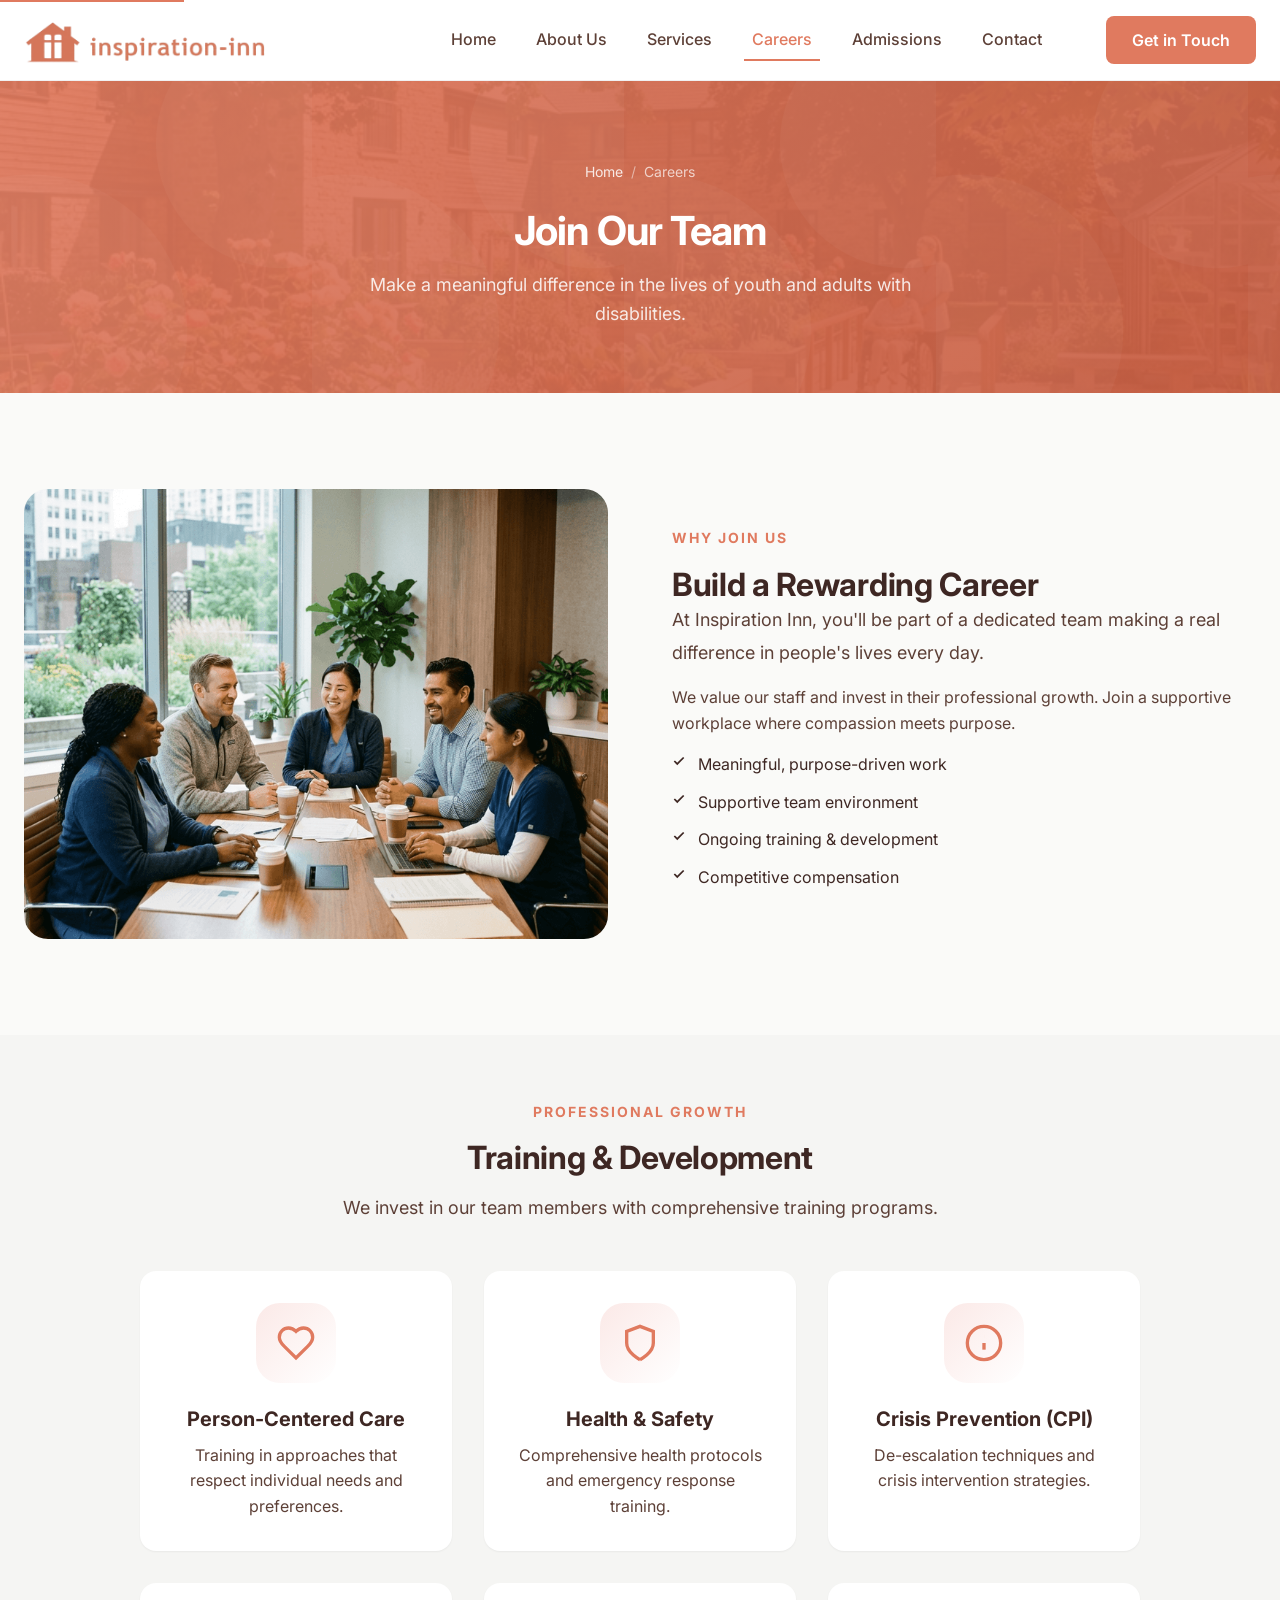
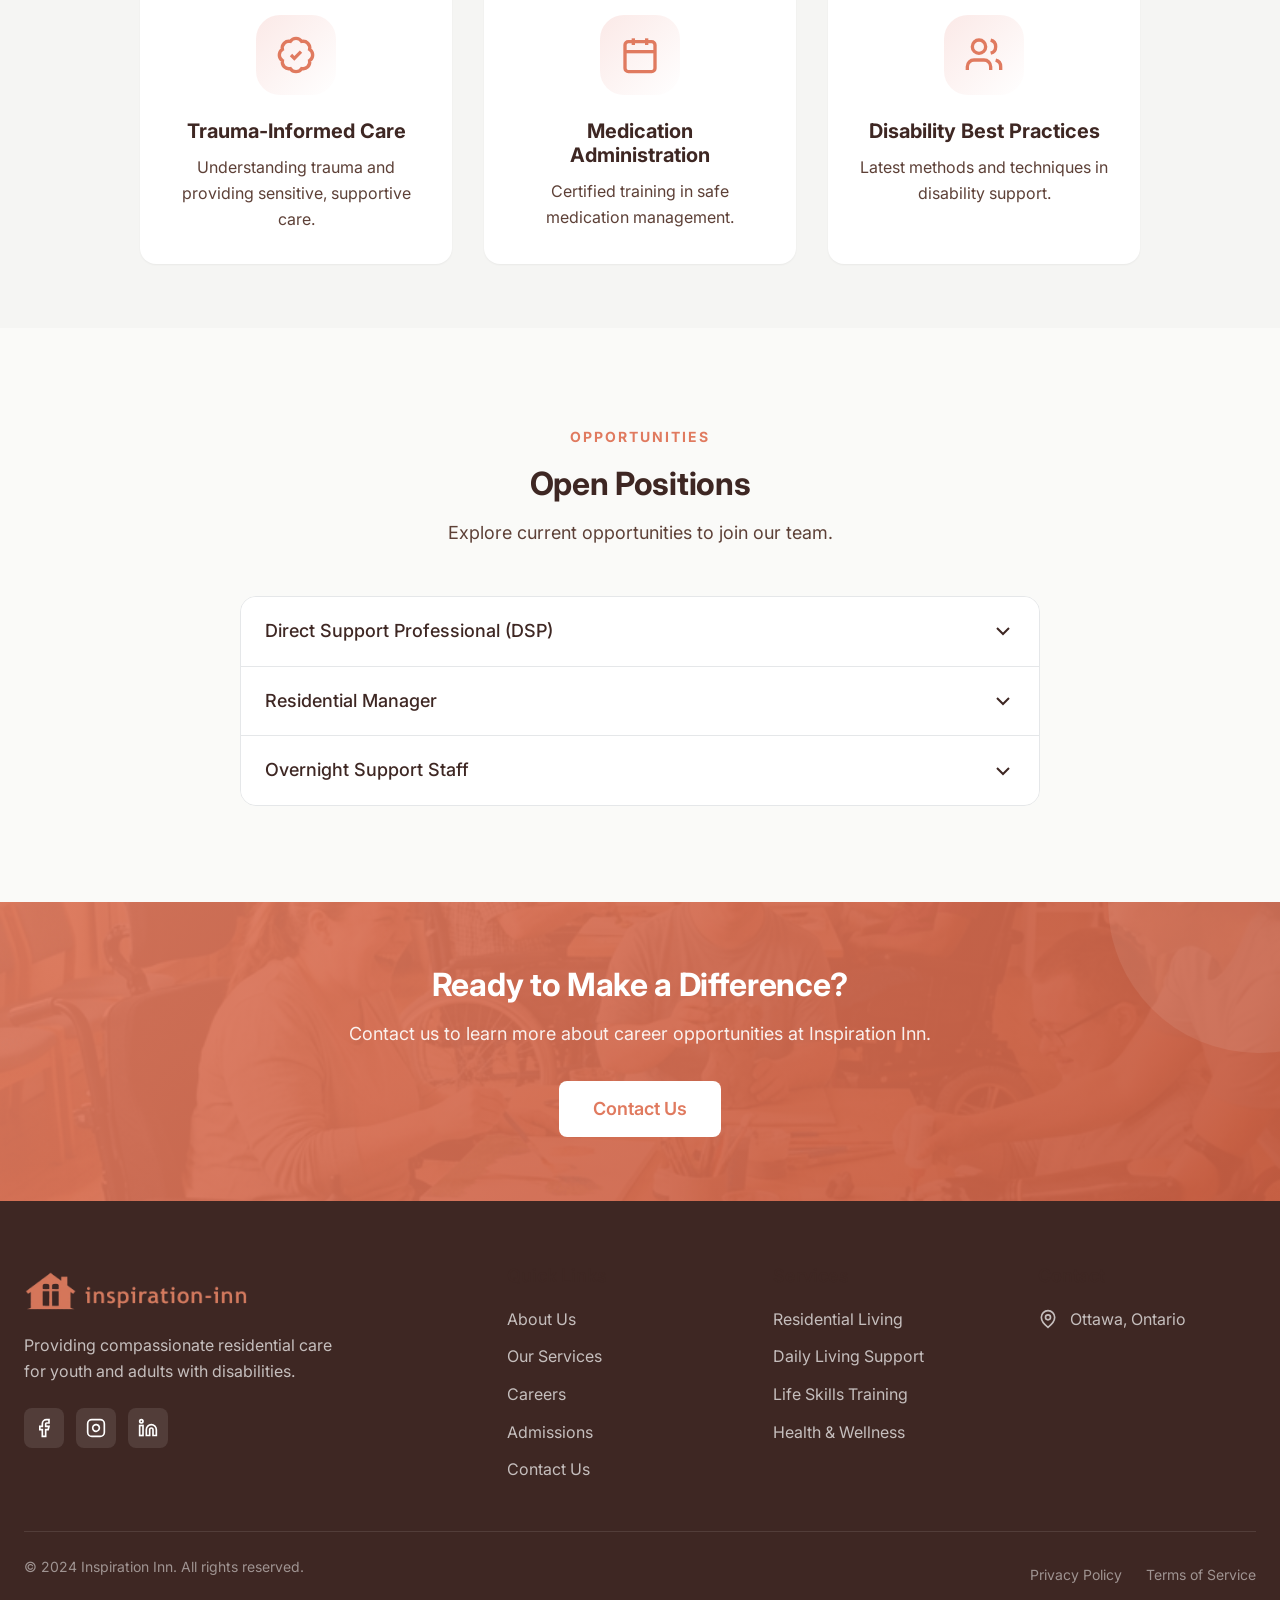
<file: careers.html>
<!DOCTYPE html>
<html lang="en">

<head>
    <meta charset="UTF-8">
    <meta name="viewport" content="width=device-width, initial-scale=1.0">
    <meta name="description"
        content="Join the Inspiration Inn team. We're looking for compassionate professionals dedicated to supporting youth and adults with disabilities.">
    <title>Careers | Inspiration Inn</title>
    <link rel="icon" type="image/png" href="images/favicon.png">
    <link rel="preconnect" href="https://fonts.googleapis.com">
    <link rel="preconnect" href="https://fonts.gstatic.com" crossorigin>
    <link href="https://fonts.googleapis.com/css2?family=Inter:wght@400;500;600;700&display=swap" rel="stylesheet">
    <link rel="stylesheet" href="css/styles.css">
</head>

<body>
    <!-- Preloader -->
    <div class="preloader">
        <div class="spinner"></div>
    </div>
    <a href="#main-content" class="skip-link">Skip to main content</a>

    <header class="header">
        <div class="container">
            <div class="header-inner">
                <a href="index.html" class="logo"><img src="images/logo.png" alt="Inspiration Inn Logo"
                        class="logo-image"></a>
                <nav class="nav" aria-label="Main navigation">
                    <ul class="nav-list">
                        <li><a href="index.html" class="nav-link">Home</a></li>
                        <li><a href="about.html" class="nav-link">About Us</a></li>
                        <li><a href="services.html" class="nav-link">Services</a></li>
                        <li><a href="careers.html" class="nav-link active">Careers</a></li>
                        <li><a href="admissions.html" class="nav-link">Admissions</a></li>
                        <li><a href="contact.html" class="nav-link">Contact</a></li>
                    </ul>
                    <a href="contact.html" class="btn btn-primary nav-cta">Get in Touch</a>
                </nav>
                <button class="nav-toggle"
                    aria-label="Toggle navigation"><span></span><span></span><span></span></button>
            </div>
        </div>
    </header>

    <main id="main-content">
        <section class="page-hero">
            <div class="container">
                <div class="page-hero-content">
                    <nav class="breadcrumb" aria-label="Breadcrumb">
                        <a href="index.html">Home</a><span class="breadcrumb-separator">/</span><span>Careers</span>
                    </nav>
                    <h1 class="page-hero-title">Join Our Team</h1>
                    <p class="page-hero-text">Make a meaningful difference in the lives of youth and adults with
                        disabilities.</p>
                </div>
            </div>
        </section>

        <!-- Why Work With Us -->
        <section class="section section-lg">
            <div class="container">
                <div class="about-grid">
                    <div class="about-image fade-in">
                        <img src="images/team-meeting.png" alt="Our team collaboration"
                            style="width:100%;height:450px;border-radius:var(--radius-xl);object-fit:cover;"
                            loading="lazy" decoding="async">
                    </div>
                    <div class="about-content fade-in fade-in-delay-2">
                        <span class="section-tag">
                            Why Join Us
                        </span>
                        <h2>Build a Rewarding Career</h2>
                        <p class="text-lead about-text">At Inspiration Inn, you'll be part of a dedicated team making a
                            real difference in people's lives every day.</p>
                        <p>We value our staff and invest in their professional growth. Join a supportive workplace where
                            compassion meets purpose.</p>

                        <div class="about-features mt-6">
                            <div class="about-feature"><span class="about-feature-icon"><svg
                                        xmlns="http://www.w3.org/2000/svg" width="14" height="14" viewBox="0 0 24 24"
                                        fill="none" stroke="currentColor" stroke-width="3">
                                        <polyline points="20 6 9 17 4 12" />
                                    </svg></span><span>Meaningful, purpose-driven work</span></div>
                            <div class="about-feature"><span class="about-feature-icon"><svg
                                        xmlns="http://www.w3.org/2000/svg" width="14" height="14" viewBox="0 0 24 24"
                                        fill="none" stroke="currentColor" stroke-width="3">
                                        <polyline points="20 6 9 17 4 12" />
                                    </svg></span><span>Supportive team environment</span></div>
                            <div class="about-feature"><span class="about-feature-icon"><svg
                                        xmlns="http://www.w3.org/2000/svg" width="14" height="14" viewBox="0 0 24 24"
                                        fill="none" stroke="currentColor" stroke-width="3">
                                        <polyline points="20 6 9 17 4 12" />
                                    </svg></span><span>Ongoing training & development</span></div>
                            <div class="about-feature"><span class="about-feature-icon"><svg
                                        xmlns="http://www.w3.org/2000/svg" width="14" height="14" viewBox="0 0 24 24"
                                        fill="none" stroke="currentColor" stroke-width="3">
                                        <polyline points="20 6 9 17 4 12" />
                                    </svg></span><span>Competitive compensation</span></div>
                        </div>
                    </div>
                </div>
            </div>
        </section>

        <!-- Training & Development -->
        <section class="section" style="background: var(--color-surface-alt);">
            <div class="container">
                <div class="section-header fade-in">
                    <span class="section-tag">
                        Professional Growth
                    </span>
                    <h2 class="section-title">Training & Development</h2>
                    <p class="section-text">We invest in our team members with comprehensive training programs.</p>
                </div>

                <div class="features-grid fade-in" style="max-width: 1000px; margin: 0 auto;">
                    <div class="feature-card card">
                        <div class="feature-icon">
                            <svg xmlns="http://www.w3.org/2000/svg" width="40" height="40" viewBox="0 0 24 24"
                                fill="none" stroke="currentColor" stroke-width="2">
                                <path
                                    d="M19 14c1.49-1.46 3-3.21 3-5.5A5.5 5.5 0 0 0 16.5 3c-1.76 0-3 .5-4.5 2-1.5-1.5-2.74-2-4.5-2A5.5 5.5 0 0 0 2 8.5c0 2.3 1.5 4.05 3 5.5l7 7Z" />
                            </svg>
                        </div>
                        <h3 class="feature-title">Person-Centered Care</h3>
                        <p class="feature-text">Training in approaches that respect individual needs and preferences.
                        </p>
                    </div>
                    <div class="feature-card card">
                        <div class="feature-icon">
                            <svg xmlns="http://www.w3.org/2000/svg" width="40" height="40" viewBox="0 0 24 24"
                                fill="none" stroke="currentColor" stroke-width="2">
                                <path d="M12 22s8-4 8-10V5l-8-3-8 3v7c0 6 8 10 8 10" />
                            </svg>
                        </div>
                        <h3 class="feature-title">Health & Safety</h3>
                        <p class="feature-text">Comprehensive health protocols and emergency response training.</p>
                    </div>
                    <div class="feature-card card">
                        <div class="feature-icon">
                            <svg xmlns="http://www.w3.org/2000/svg" width="40" height="40" viewBox="0 0 24 24"
                                fill="none" stroke="currentColor" stroke-width="2">
                                <circle cx="12" cy="12" r="10" />
                                <path d="M12 16v-4" />
                                <path d="M12 8h.01" />
                            </svg>
                        </div>
                        <h3 class="feature-title">Crisis Prevention (CPI)</h3>
                        <p class="feature-text">De-escalation techniques and crisis intervention strategies.</p>
                    </div>
                    <div class="feature-card card">
                        <div class="feature-icon">
                            <svg xmlns="http://www.w3.org/2000/svg" width="40" height="40" viewBox="0 0 24 24"
                                fill="none" stroke="currentColor" stroke-width="2">
                                <path
                                    d="M3.85 8.62a4 4 0 0 1 4.78-4.77 4 4 0 0 1 6.74 0 4 4 0 0 1 4.78 4.78 4 4 0 0 1 0 6.74 4 4 0 0 1-4.77 4.78 4 4 0 0 1-6.75 0 4 4 0 0 1-4.78-4.77 4 4 0 0 1 0-6.76Z" />
                                <path d="m9 12 2 2 4-4" />
                            </svg>
                        </div>
                        <h3 class="feature-title">Trauma-Informed Care</h3>
                        <p class="feature-text">Understanding trauma and providing sensitive, supportive care.</p>
                    </div>
                    <div class="feature-card card">
                        <div class="feature-icon">
                            <svg xmlns="http://www.w3.org/2000/svg" width="40" height="40" viewBox="0 0 24 24"
                                fill="none" stroke="currentColor" stroke-width="2">
                                <path d="M8 2v4" />
                                <path d="M16 2v4" />
                                <rect width="18" height="18" x="3" y="4" rx="2" />
                                <path d="M3 10h18" />
                            </svg>
                        </div>
                        <h3 class="feature-title">Medication Administration</h3>
                        <p class="feature-text">Certified training in safe medication management.</p>
                    </div>
                    <div class="feature-card card">
                        <div class="feature-icon">
                            <svg xmlns="http://www.w3.org/2000/svg" width="40" height="40" viewBox="0 0 24 24"
                                fill="none" stroke="currentColor" stroke-width="2">
                                <path d="M16 21v-2a4 4 0 0 0-4-4H6a4 4 0 0 0-4 4v2" />
                                <circle cx="9" cy="7" r="4" />
                                <path d="M22 21v-2a4 4 0 0 0-3-3.87" />
                                <path d="M16 3.13a4 4 0 0 1 0 7.75" />
                            </svg>
                        </div>
                        <h3 class="feature-title">Disability Best Practices</h3>
                        <p class="feature-text">Latest methods and techniques in disability support.</p>
                    </div>
                </div>
            </div>
        </section>

        <!-- Open Positions -->
        <section class="section section-lg">
            <div class="container">
                <div class="section-header fade-in">
                    <span class="section-tag">
                        Opportunities
                    </span>
                    <h2 class="section-title">Open Positions</h2>
                    <p class="section-text">Explore current opportunities to join our team.</p>
                </div>

                <div class="fade-in" style="max-width: 800px; margin: 0 auto;">
                    <div class="accordion" id="jobs-container">
                        <!-- Jobs will be populated dynamically by JavaScript -->
                    </div>
                </div>
            </div>
        </section>

        <!-- Application CTA -->
        <section class="cta-section">
            <div class="container">
                <div class="cta-content fade-in">
                    <h2 class="cta-title">Ready to Make a Difference?</h2>
                    <p class="cta-text">Contact us to learn more about career opportunities at Inspiration Inn.</p>
                    <div class="cta-actions">
                        <a href="contact.html" class="btn btn-white btn-lg">Contact Us</a>
                    </div>
                </div>
            </div>
        </section>
    </main>

    <footer class="footer">
        <div class="container">
            <div class="footer-grid">
                <div class="footer-brand">
                    <a href="index.html" class="footer-logo"><img src="images/logo.png" alt="Inspiration Inn Logo"
                            class="footer-logo-image"></a>
                    <p class="footer-text">Providing compassionate residential care for youth and adults with
                        disabilities.</p>
                    <div class="footer-social">
                        <a href="#" aria-label="Facebook"><svg xmlns="http://www.w3.org/2000/svg" width="20" height="20"
                                viewBox="0 0 24 24" fill="none" stroke="currentColor" stroke-width="2">
                                <path d="M18 2h-3a5 5 0 0 0-5 5v3H7v4h3v8h4v-8h3l1-4h-4V7a1 1 0 0 1 1-1h3z" />
                            </svg></a>
                        <a href="#" aria-label="Instagram"><svg xmlns="http://www.w3.org/2000/svg" width="20"
                                height="20" viewBox="0 0 24 24" fill="none" stroke="currentColor" stroke-width="2">
                                <rect width="20" height="20" x="2" y="2" rx="5" ry="5" />
                                <path d="M16 11.37A4 4 0 1 1 12.63 8 4 4 0 0 1 16 11.37z" />
                                <line x1="17.5" x2="17.51" y1="6.5" y2="6.5" />
                            </svg></a>
                        <a href="#" aria-label="LinkedIn"><svg xmlns="http://www.w3.org/2000/svg" width="20" height="20"
                                viewBox="0 0 24 24" fill="none" stroke="currentColor" stroke-width="2">
                                <path
                                    d="M16 8a6 6 0 0 1 6 6v7h-4v-7a2 2 0 0 0-2-2 2 2 0 0 0-2 2v7h-4v-7a6 6 0 0 1 6-6z" />
                                <rect width="4" height="12" x="2" y="9" />
                                <circle cx="4" cy="4" r="2" />
                            </svg></a>
                    </div>
                </div>
                <div>
                    <h4 class="footer-title">Quick Links</h4>
                    <ul class="footer-links">
                        <li><a href="about.html">About Us</a></li>
                        <li><a href="services.html">Our Services</a></li>
                        <li><a href="careers.html">Careers</a></li>
                        <li><a href="admissions.html">Admissions</a></li>
                        <li><a href="contact.html">Contact Us</a></li>
                    </ul>
                </div>
                <div>
                    <h4 class="footer-title">Services</h4>
                    <ul class="footer-links">
                        <li><a href="service-details.html#residential">Residential Living</a></li>
                        <li><a href="service-details.html#daily">Daily Living Support</a></li>
                        <li><a href="service-details.html#skills">Life Skills Training</a></li>
                        <li><a href="service-details.html#health">Health & Wellness</a></li>
                    </ul>
                </div>
                <div>
                    <h4 class="footer-title">Contact</h4>
                    <div class="footer-contact-item"><svg xmlns="http://www.w3.org/2000/svg" width="20" height="20"
                            viewBox="0 0 24 24" fill="none" stroke="currentColor" stroke-width="2">
                            <path d="M20 10c0 6-8 12-8 12s-8-6-8-12a8 8 0 0 1 16 0Z" />
                            <circle cx="12" cy="10" r="3" />
                        </svg><span>Ottawa, Ontario</span></div>
                    <div class="footer-contact-item"><!-- <svg xmlns="http://www.w3.org/2000/svg" width="20" height="20"
                            viewBox="0 0 24 24" fill="none" stroke="currentColor" stroke-width="2">
                            <path
                                d="M22 16.92v3a2 2 0 0 1-2.18 2 19.79 19.79 0 0 1-8.63-3.07 19.5 19.5 0 0 1-6-6 19.79 19.79 0 0 1-3.07-8.67A2 2 0 0 1 4.11 2h3a2 2 0 0 1 2 1.72 12.84 12.84 0 0 0 .7 2.81 2 2 0 0 1-.45 2.11L8.09 9.91a16 16 0 0 0 6 6l1.27-1.27a2 2 0 0 1 2.11-.45 12.84 12.84 0 0 0 2.81.7A2 2 0 0 1 22 16.92z" />
                        </svg>--><!-- <span>(613) 709-5983</span> --></div>
                </div>
            </div>
            <div class="footer-bottom">
                <p class="footer-copyright">&copy; 2024 Inspiration Inn. All rights reserved.</p>
                <div class="footer-legal"><a href="#">Privacy Policy</a><a href="#">Terms of Service</a></div>
            </div>
        </div>
    </footer>
    <script src="js/main.js"></script>
</body>

</html>
</file>
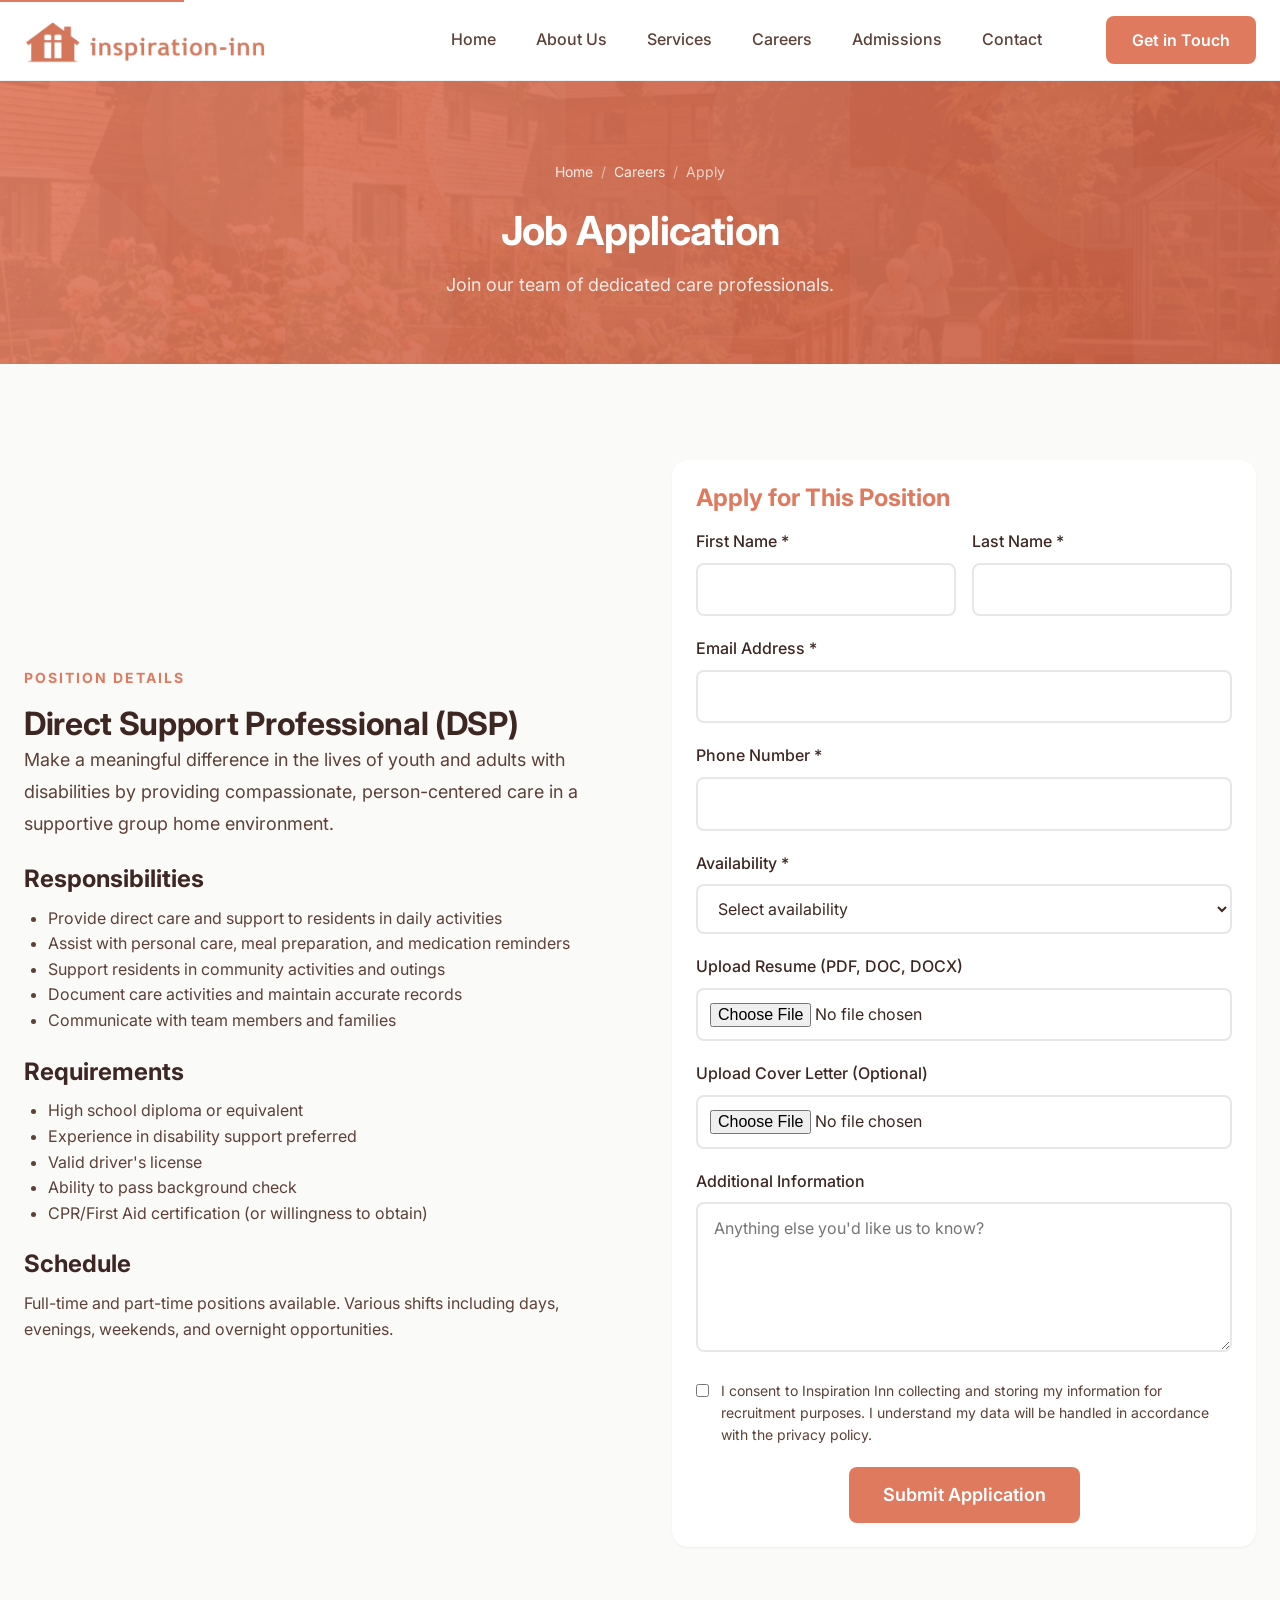
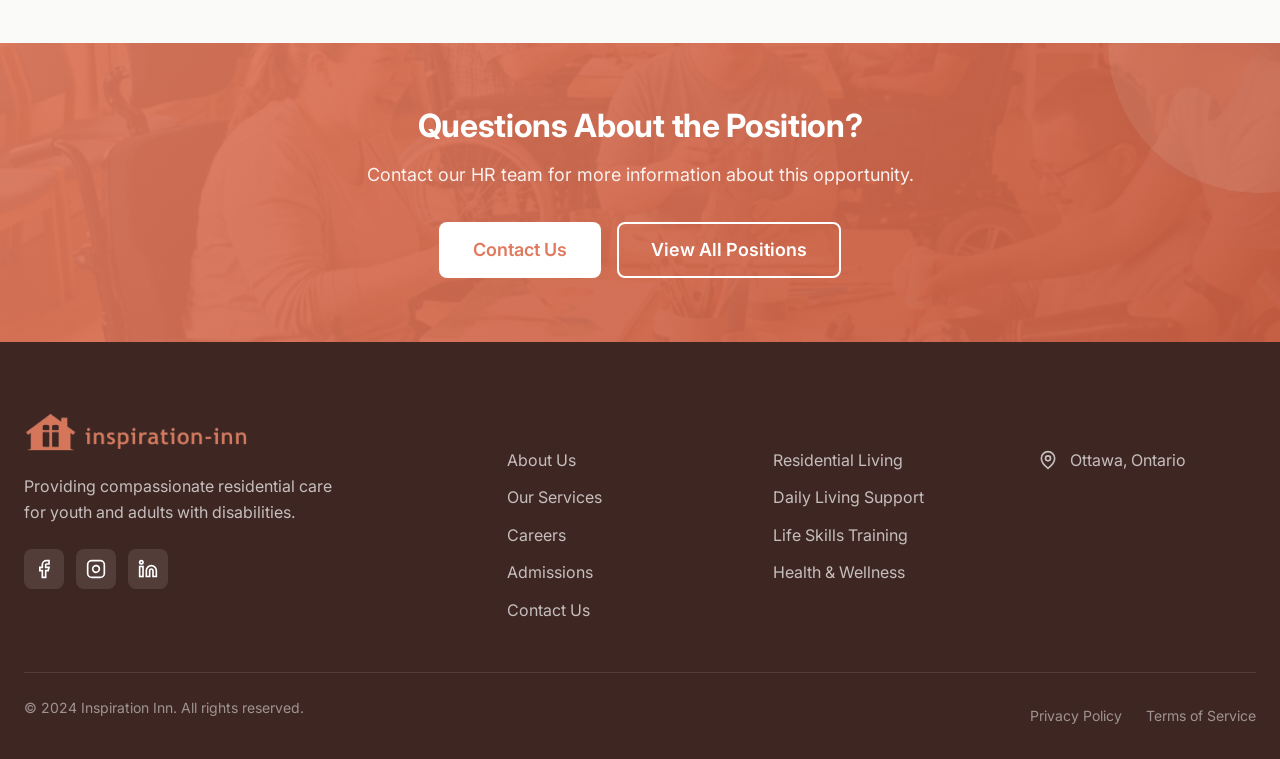
<file: job-details.html>
<!DOCTYPE html>
<html lang="en">

<head>
    <meta charset="UTF-8">
    <meta name="viewport" content="width=device-width, initial-scale=1.0">
    <meta name="description"
        content="Apply for positions at Inspiration Inn. Join our team of dedicated care professionals supporting youth and adults with disabilities.">
    <title>Job Details | Inspiration Inn</title>
    <link rel="icon" type="image/png" href="images/favicon.png">
    <link rel="preconnect" href="https://fonts.googleapis.com">
    <link rel="preconnect" href="https://fonts.gstatic.com" crossorigin>
    <link href="https://fonts.googleapis.com/css2?family=Inter:wght@400;500;600;700&display=swap" rel="stylesheet">
    <link rel="stylesheet" href="css/styles.css">
</head>

<body>
    <!-- Preloader -->
    <div class="preloader">
        <div class="spinner"></div>
    </div>
    <a href="#main-content" class="skip-link">Skip to main content</a>

    <header class="header">
        <div class="container">
            <div class="header-inner">
                <a href="index.html" class="logo"><img src="images/logo.png" alt="Inspiration Inn Logo"
                        class="logo-image"></a>
                <nav class="nav" aria-label="Main navigation">
                    <ul class="nav-list">
                        <li><a href="index.html" class="nav-link">Home</a></li>
                        <li><a href="about.html" class="nav-link">About Us</a></li>
                        <li><a href="services.html" class="nav-link">Services</a></li>
                        <li><a href="careers.html" class="nav-link active">Careers</a></li>
                        <li><a href="admissions.html" class="nav-link">Admissions</a></li>
                        <li><a href="contact.html" class="nav-link">Contact</a></li>
                    </ul>
                    <a href="contact.html" class="btn btn-primary nav-cta">Get in Touch</a>
                </nav>
                <button class="nav-toggle"
                    aria-label="Toggle navigation"><span></span><span></span><span></span></button>
            </div>
        </div>
    </header>

    <main id="main-content">
        <section class="page-hero">
            <div class="container">
                <div class="page-hero-content">
                    <nav class="breadcrumb" aria-label="Breadcrumb">
                        <a href="index.html">Home</a>
                        <span class="breadcrumb-separator">/</span>
                        <a href="careers.html">Careers</a>
                        <span class="breadcrumb-separator">/</span>
                        <span>Apply</span>
                    </nav>
                    <h1 class="page-hero-title">Job Application</h1>
                    <p class="page-hero-text">Join our team of dedicated care professionals.</p>
                </div>
            </div>
        </section>

        <!-- Job Details Section -->
        <section class="section section-lg">
            <div class="container">
                <div class="about-grid">
                    <div class="about-content fade-in">
                        <span class="section-tag">
                            Position Details
                        </span>
                        <h2 id="job-title">Direct Support Professional (DSP)</h2>
                        <p class="text-lead about-text">
                            Make a meaningful difference in the lives of youth and adults with disabilities by providing
                            compassionate, person-centered care in a supportive group home environment.
                        </p>

                        <h3 style="margin-top: var(--space-6); margin-bottom: var(--space-3);">Responsibilities</h3>
                        <ul style="list-style: disc; padding-left: var(--space-6); color: var(--color-text-secondary);">
                            <li>Provide direct care and support to residents in daily activities</li>
                            <li>Assist with personal care, meal preparation, and medication reminders</li>
                            <li>Support residents in community activities and outings</li>
                            <li>Document care activities and maintain accurate records</li>
                            <li>Communicate with team members and families</li>
                        </ul>

                        <h3 style="margin-top: var(--space-6); margin-bottom: var(--space-3);">Requirements</h3>
                        <ul style="list-style: disc; padding-left: var(--space-6); color: var(--color-text-secondary);">
                            <li>High school diploma or equivalent</li>
                            <li>Experience in disability support preferred</li>
                            <li>Valid driver's license</li>
                            <li>Ability to pass background check</li>
                            <li>CPR/First Aid certification (or willingness to obtain)</li>
                        </ul>

                        <h3 style="margin-top: var(--space-6); margin-bottom: var(--space-3);">Schedule</h3>
                        <p style="color: var(--color-text-secondary);">
                            Full-time and part-time positions available. Various shifts including days, evenings,
                            weekends, and overnight opportunities.
                        </p>
                    </div>

                    <!-- Application Form -->
                    <div class="card fade-in fade-in-delay-2" style="padding: var(--space-6);">
                        <h3 style="margin-bottom: var(--space-4); color: var(--color-primary);">Apply for This Position
                        </h3>
                        <form id="application-form" class="contact-form" action="https://api.web3forms.com/submit"
                            method="POST" enctype="multipart/form-data">
                            <input type="hidden" name="access_key" value="56543fc5-aee7-4fab-8a14-79ba3c2e6aa0">
                            <!-- Hidden field for position -->
                            <input type="hidden" id="position" name="position" value="">

                            <div class="form-row"
                                style="display: grid; grid-template-columns: 1fr 1fr; gap: var(--space-4);">
                                <div class="form-group">
                                    <label for="firstName" class="form-label">First Name *</label>
                                    <input type="text" id="firstName" name="firstName" class="form-input" required>
                                </div>
                                <div class="form-group">
                                    <label for="lastName" class="form-label">Last Name *</label>
                                    <input type="text" id="lastName" name="lastName" class="form-input" required>
                                </div>
                            </div>

                            <div class="form-group">
                                <label for="email" class="form-label">Email Address *</label>
                                <input type="email" id="email" name="email" class="form-input" required>
                            </div>

                            <div class="form-group">
                                <label for="phone" class="form-label">Phone Number *</label>
                                <input type="tel" id="phone" name="phone" class="form-input" required>
                            </div>

                            <div class="form-group">
                                <label for="availability" class="form-label">Availability *</label>
                                <select id="availability" name="availability" class="form-input form-select" required>
                                    <option value="">Select availability</option>
                                    <option value="full-time">Full-time</option>
                                    <option value="part-time">Part-time</option>
                                    <option value="flexible">Flexible</option>
                                </select>
                            </div>

                            <div class="form-group">
                                <label for="resume" class="form-label">Upload Resume (PDF, DOC, DOCX)</label>
                                <input type="file" id="resume" name="resume" class="form-input" accept=".pdf,.doc,.docx"
                                    style="padding: var(--space-3);">
                            </div>

                            <div class="form-group">
                                <label for="coverLetter" class="form-label">Upload Cover Letter (Optional)</label>
                                <input type="file" id="coverLetter" name="coverLetter" class="form-input"
                                    accept=".pdf,.doc,.docx" style="padding: var(--space-3);">
                            </div>

                            <div class="form-group">
                                <label for="message" class="form-label">Additional Information</label>
                                <textarea id="message" name="message" class="form-input form-textarea" rows="3"
                                    placeholder="Anything else you'd like us to know?"></textarea>
                            </div>

                            <div class="form-group"
                                style="display: flex; align-items: flex-start; gap: var(--space-3);">
                                <input type="checkbox" id="consent" name="consent" required style="margin-top: 4px;">
                                <label for="consent"
                                    style="font-size: var(--font-size-sm); color: var(--color-text-secondary);">
                                    I consent to Inspiration Inn collecting and storing my information for recruitment
                                    purposes.
                                    I understand my data will be handled in accordance with the privacy policy.
                                </label>
                            </div>

                            <div style="text-align: center; margin-top: var(--space-4);">
                                <button type="submit" class="btn btn-primary btn-lg">Submit Application</button>
                            </div>
                        </form>
                    </div>
                </div>
            </div>
        </section>

        <!-- CTA -->
        <section class="cta-section">
            <div class="container">
                <div class="cta-content fade-in">
                    <h2 class="cta-title">Questions About the Position?</h2>
                    <p class="cta-text">Contact our HR team for more information about this opportunity.</p>
                    <div class="cta-actions">
                        <a href="contact.html" class="btn btn-white btn-lg">Contact Us</a>
                        <a href="careers.html" class="btn btn-outline btn-lg"
                            style="border-color: white; color: white;">View All Positions</a>
                    </div>
                </div>
            </div>
        </section>
    </main>

    <footer class="footer">
        <div class="container">
            <div class="footer-grid">
                <div class="footer-brand">
                    <a href="index.html" class="footer-logo"><img src="images/logo.png" alt="Inspiration Inn Logo"
                            class="footer-logo-image"></a>
                    <p class="footer-text">Providing compassionate residential care for youth and adults with
                        disabilities.</p>
                    <div class="footer-social">
                        <a href="#" aria-label="Facebook"><svg xmlns="http://www.w3.org/2000/svg" width="20" height="20"
                                viewBox="0 0 24 24" fill="none" stroke="currentColor" stroke-width="2">
                                <path d="M18 2h-3a5 5 0 0 0-5 5v3H7v4h3v8h4v-8h3l1-4h-4V7a1 1 0 0 1 1-1h3z" />
                            </svg></a>
                        <a href="#" aria-label="Instagram"><svg xmlns="http://www.w3.org/2000/svg" width="20"
                                height="20" viewBox="0 0 24 24" fill="none" stroke="currentColor" stroke-width="2">
                                <rect width="20" height="20" x="2" y="2" rx="5" ry="5" />
                                <path d="M16 11.37A4 4 0 1 1 12.63 8 4 4 0 0 1 16 11.37z" />
                                <line x1="17.5" x2="17.51" y1="6.5" y2="6.5" />
                            </svg></a>
                        <a href="#" aria-label="LinkedIn"><svg xmlns="http://www.w3.org/2000/svg" width="20" height="20"
                                viewBox="0 0 24 24" fill="none" stroke="currentColor" stroke-width="2">
                                <path
                                    d="M16 8a6 6 0 0 1 6 6v7h-4v-7a2 2 0 0 0-2-2 2 2 0 0 0-2 2v7h-4v-7a6 6 0 0 1 6-6z" />
                                <rect width="4" height="12" x="2" y="9" />
                                <circle cx="4" cy="4" r="2" />
                            </svg></a>
                    </div>
                </div>
                <div>
                    <h4 class="footer-title">Quick Links</h4>
                    <ul class="footer-links">
                        <li><a href="about.html">About Us</a></li>
                        <li><a href="services.html">Our Services</a></li>
                        <li><a href="careers.html">Careers</a></li>
                        <li><a href="admissions.html">Admissions</a></li>
                        <li><a href="contact.html">Contact Us</a></li>
                    </ul>
                </div>
                <div>
                    <h4 class="footer-title">Services</h4>
                    <ul class="footer-links">
                        <li><a href="service-details.html#residential">Residential Living</a></li>
                        <li><a href="service-details.html#daily">Daily Living Support</a></li>
                        <li><a href="service-details.html#skills">Life Skills Training</a></li>
                        <li><a href="service-details.html#health">Health & Wellness</a></li>
                    </ul>
                </div>
                <div>
                    <h4 class="footer-title">Contact</h4>
                    <div class="footer-contact-item"><svg xmlns="http://www.w3.org/2000/svg" width="20" height="20"
                            viewBox="0 0 24 24" fill="none" stroke="currentColor" stroke-width="2">
                            <path d="M20 10c0 6-8 12-8 12s-8-6-8-12a8 8 0 0 1 16 0Z" />
                            <circle cx="12" cy="10" r="3" />
                        </svg><span>Ottawa, Ontario</span></div>
                    <div class="footer-contact-item"><!-- <svg xmlns="http://www.w3.org/2000/svg" width="20" height="20"
                            viewBox="0 0 24 24" fill="none" stroke="currentColor" stroke-width="2">
                            <path
                                d="M22 16.92v3a2 2 0 0 1-2.18 2 19.79 19.79 0 0 1-8.63-3.07 19.5 19.5 0 0 1-6-6 19.79 19.79 0 0 1-3.07-8.67A2 2 0 0 1 4.11 2h3a2 2 0 0 1 2 1.72 12.84 12.84 0 0 0 .7 2.81 2 2 0 0 1-.45 2.11L8.09 9.91a16 16 0 0 0 6 6l1.27-1.27a2 2 0 0 1 2.11-.45 12.84 12.84 0 0 0 2.81.7A2 2 0 0 1 22 16.92z" />
                        </svg>--><!-- <span>(613) 709-5983</span> --></div>
                </div>
            </div>
            <div class="footer-bottom">
                <p class="footer-copyright">&copy; 2024 Inspiration Inn. All rights reserved.</p>
                <div class="footer-legal"><a href="#">Privacy Policy</a><a href="#">Terms of Service</a></div>
            </div>
        </div>
    </footer>
    <script src="js/main.js"></script>
</body>

</html>
</file>
<file: css/styles.css>
/*
 * ============================================
 * INSPIRATION INN - Main Stylesheet
 * A warm, accessible design for residential care
 * ============================================
 */

/* ============================================
   CSS CUSTOM PROPERTIES (Design Tokens)
   ============================================ */
:root {
  /* Colors - Primary Palette */
  --color-primary: #E07A5F;
  --color-primary-light: #E8998D;
  --color-primary-dark: #C65D42;
  --color-primary-50: #FBE9E7;

  /* Colors - Secondary/Accent */
  --color-secondary: #8B5E3C;
  --color-secondary-light: #A67B5B;
  --color-secondary-dark: #5D4037;

  /* Colors - Accent */
  --color-accent: #D4A574;
  --color-accent-light: #E6C9A8;

  /* Colors - Neutrals */
  --color-white: #FFFFFF;
  --color-background: #FAFAF8;
  --color-surface: #FFFFFF;
  --color-surface-alt: #F5F5F3;
  --color-border: #E5E7E9;
  --color-border-light: #F0F1F2;

  /* Colors - Text */
  --color-text-primary: #3E2723;
  --color-text-secondary: #5D4037;
  --color-text-muted: #795548;
  --color-text-light: #A1887F;
  --color-text-inverse: #FFFFFF;

  /* Colors - Grays */
  --color-gray-100: #F5F3F0;
  --color-gray-200: #E8E4E0;

  /* Typography */
  --font-family: 'Inter', -apple-system, BlinkMacSystemFont, 'Segoe UI', Roboto, sans-serif;
  --font-size-xs: 0.75rem;
  --font-size-sm: 0.875rem;
  --font-size-base: 1rem;
  --font-size-lg: 1.125rem;
  --font-size-xl: 1.25rem;
  --font-size-2xl: 1.5rem;
  --font-size-3xl: 2rem;
  --font-size-4xl: 2.5rem;
  --font-size-5xl: 3.5rem;

  --font-weight-normal: 400;
  --font-weight-medium: 500;
  --font-weight-semibold: 600;
  --font-weight-bold: 700;

  --line-height-tight: 1.2;
  --line-height-normal: 1.6;
  --line-height-relaxed: 1.8;

  /* Spacing */
  --space-1: 0.25rem;
  --space-2: 0.5rem;
  --space-3: 0.75rem;
  --space-4: 1rem;
  --space-5: 1.25rem;
  --space-6: 1.5rem;
  --space-8: 2rem;
  --space-10: 2.5rem;
  --space-12: 3rem;
  --space-16: 4rem;
  --space-20: 5rem;
  --space-24: 6rem;

  /* Layout */
  --container-max: 1280px;
  --container-narrow: 960px;
  --container-text: 720px;

  /* Border Radius */
  --radius-sm: 0.25rem;
  --radius-md: 0.5rem;
  --radius-lg: 1rem;
  --radius-xl: 1.5rem;
  --radius-full: 9999px;

  /* Shadows */
  --shadow-sm: 0 1px 2px rgba(0, 0, 0, 0.05);
  --shadow-md: 0 4px 6px -1px rgba(0, 0, 0, 0.07), 0 2px 4px -1px rgba(0, 0, 0, 0.04);
  --shadow-lg: 0 10px 15px -3px rgba(0, 0, 0, 0.08), 0 4px 6px -2px rgba(0, 0, 0, 0.04);
  --shadow-xl: 0 20px 25px -5px rgba(0, 0, 0, 0.1), 0 10px 10px -5px rgba(0, 0, 0, 0.04);

  /* Transitions */
  --transition-fast: 150ms ease;
  --transition-normal: 250ms ease;
  --transition-slow: 350ms ease;

  /* Z-index */
  --z-dropdown: 100;
  --z-sticky: 200;
  --z-fixed: 300;
  --z-modal-backdrop: 400;
  --z-modal: 500;
}

/* ============================================
   CSS RESET & BASE STYLES
   ============================================ */
*,
*::before,
*::after {
  box-sizing: border-box;
  margin: 0;
  padding: 0;
}

html {
  scroll-behavior: smooth;
  font-size: 16px;
  -webkit-text-size-adjust: 100%;
}

body {
  font-family: var(--font-family);
  font-size: var(--font-size-base);
  line-height: var(--line-height-normal);
  color: var(--color-text-primary);
  background-color: var(--color-background);
  -webkit-font-smoothing: antialiased;
  -moz-osx-font-smoothing: grayscale;
}

/* Skip to content link for accessibility */
.skip-link {
  position: absolute;
  top: -40px;
  left: 0;
  background: var(--color-primary);
  color: var(--color-text-inverse);
  padding: var(--space-2) var(--space-4);
  z-index: var(--z-modal);
  transition: top var(--transition-fast);
}

.skip-link:focus {
  top: 0;
}

img,
picture,
video,
canvas,
svg {
  display: block;
  max-width: 100%;
  height: auto;
}

input,
button,
textarea,
select {
  font: inherit;
  color: inherit;
}

/* ============================================
   PRELOADER
   ============================================ */
.preloader {
  position: fixed;
  top: 0;
  left: 0;
  width: 100%;
  height: 100%;
  background-color: var(--color-background);
  z-index: 9999;
  display: flex;
  justify-content: center;
  align-items: center;
  transition: opacity 0.5s ease-out, visibility 0.5s ease-out;
}

.preloader.fade-out {
  opacity: 0;
  visibility: hidden;
}

.spinner {
  width: 50px;
  height: 50px;
  border: 4px solid var(--color-primary-50);
  border-top: 4px solid var(--color-primary);
  border-radius: 50%;
  animation: spin 1s linear infinite;
}

@keyframes spin {
  0% {
    transform: rotate(0deg);
  }

  100% {
    transform: rotate(360deg);
  }
}

/* ============================================
   LAZY LOADING
   ============================================ */
img[loading="lazy"] {
  opacity: 0;
  transition: opacity 0.5s ease-in-out;
}

img.lazy-loaded {
  opacity: 1;
}

button {
  cursor: pointer;
  border: none;
  background: none;
}

a {
  color: inherit;
  text-decoration: none;
}

ul,
ol {
  list-style: none;
}

/* ============================================
   TYPOGRAPHY
   ============================================ */
h1,
h2,
h3,
h4,
h5,
h6 {
  font-weight: var(--font-weight-bold);
  line-height: var(--line-height-tight);
  color: var(--color-text-primary);
}

h1 {
  font-size: var(--font-size-4xl);
  letter-spacing: -0.02em;
}

h2 {
  font-size: var(--font-size-3xl);
  letter-spacing: -0.01em;
}

h3 {
  font-size: var(--font-size-2xl);
}

h4 {
  font-size: var(--font-size-xl);
}

h5 {
  font-size: var(--font-size-lg);
}

h6 {
  font-size: var(--font-size-base);
}

p {
  margin-bottom: var(--space-4);
  color: var(--color-text-secondary);
}

p:last-child {
  margin-bottom: 0;
}

.text-lead {
  font-size: var(--font-size-lg);
  line-height: var(--line-height-relaxed);
  color: var(--color-text-secondary);
}

.text-small {
  font-size: var(--font-size-sm);
}

.text-muted {
  color: var(--color-text-muted);
}

.text-center {
  text-align: center;
}

/* ============================================
   LAYOUT UTILITIES
   ============================================ */
.container {
  width: 100%;
  max-width: var(--container-max);
  margin: 0 auto;
  padding: 0 var(--space-6);
}

.container-narrow {
  max-width: var(--container-narrow);
}

.container-text {
  max-width: var(--container-text);
}

.section {
  padding: var(--space-16) 0;
}

.section-lg {
  padding: var(--space-24) 0;
}

.section-sm {
  padding: var(--space-10) 0;
}

/* Flexbox utilities */
.flex {
  display: flex;
}

.flex-col {
  flex-direction: column;
}

.items-center {
  align-items: center;
}

.items-start {
  align-items: flex-start;
}

.justify-between {
  justify-content: space-between;
}

.justify-center {
  justify-content: center;
}

.gap-2 {
  gap: var(--space-2);
}

.gap-3 {
  gap: var(--space-3);
}

.gap-4 {
  gap: var(--space-4);
}

.gap-6 {
  gap: var(--space-6);
}

.gap-8 {
  gap: var(--space-8);
}

/* Grid utilities */
.grid {
  display: grid;
  gap: var(--space-6);
}

.grid-2 {
  grid-template-columns: repeat(2, 1fr);
}

.grid-3 {
  grid-template-columns: repeat(3, 1fr);
}

.grid-4 {
  grid-template-columns: repeat(4, 1fr);
}

/* ============================================
   BUTTONS
   ============================================ */
.btn {
  display: inline-flex;
  align-items: center;
  justify-content: center;
  gap: var(--space-2);
  padding: var(--space-3) var(--space-6);
  font-size: var(--font-size-base);
  font-weight: var(--font-weight-semibold);
  line-height: 1;
  border-radius: var(--radius-md);
  transition: all var(--transition-normal);
  text-decoration: none;
  border: 2px solid transparent;
  min-height: 48px;
}

.btn:focus-visible {
  outline: 3px solid var(--color-primary-light);
  outline-offset: 2px;
}

.btn-primary {
  background-color: var(--color-primary);
  color: var(--color-text-inverse);
}

.btn-primary:hover {
  background-color: var(--color-primary-dark);
  transform: translateY(-2px);
  box-shadow: var(--shadow-md);
}

.btn-secondary {
  background-color: var(--color-secondary);
  color: var(--color-text-inverse);
}

.btn-secondary:hover {
  background-color: var(--color-secondary-dark);
  transform: translateY(-2px);
  box-shadow: var(--shadow-md);
}

.btn-outline {
  background-color: transparent;
  border-color: var(--color-primary);
  color: var(--color-primary);
}

.btn-outline:hover {
  background-color: var(--color-primary);
  color: var(--color-text-inverse);
}

.btn-white {
  background-color: var(--color-white);
  color: var(--color-primary);
}

.btn-white:hover {
  background-color: var(--color-primary-50);
  transform: translateY(-2px);
}

.btn-lg {
  padding: var(--space-4) var(--space-8);
  font-size: var(--font-size-lg);
  min-height: 56px;
}

.btn-sm {
  padding: var(--space-2) var(--space-4);
  font-size: var(--font-size-sm);
  min-height: 40px;
}

.btn-icon {
  width: 48px;
  height: 48px;
  padding: 0;
  border-radius: var(--radius-full);
}

/* ============================================
   CARDS
   ============================================ */
.card {
  background: var(--color-surface);
  border-radius: var(--radius-lg);
  padding: var(--space-6);
  box-shadow: var(--shadow-sm);
  transition: all var(--transition-normal);
}

.card:hover {
  box-shadow: var(--shadow-lg);
  transform: translateY(-4px);
}

.card-flat {
  box-shadow: none;
  border: 1px solid var(--color-border);
}

.card-flat:hover {
  box-shadow: var(--shadow-md);
  border-color: var(--color-primary-light);
}

.card-icon {
  width: 64px;
  height: 64px;
  display: flex;
  align-items: center;
  justify-content: center;
  background: var(--color-primary-50);
  border-radius: var(--radius-lg);
  margin-bottom: var(--space-4);
  color: var(--color-primary);
}

.card-icon svg {
  width: 32px;
  height: 32px;
}

.card-title {
  font-size: var(--font-size-xl);
  font-weight: var(--font-weight-semibold);
  margin-bottom: var(--space-3);
  color: var(--color-text-primary);
}

.card-text {
  color: var(--color-text-secondary);
  margin-bottom: var(--space-4);
}

.card-link {
  display: inline-flex;
  align-items: center;
  gap: var(--space-2);
  color: var(--color-primary);
  font-weight: var(--font-weight-medium);
  transition: gap var(--transition-fast);
}

.card-link:hover {
  gap: var(--space-3);
}

/* ============================================
   HEADER & NAVIGATION
   ============================================ */
.header {
  position: sticky;
  top: 0;
  z-index: var(--z-sticky);
  background: var(--color-white);
  border-bottom: 1px solid var(--color-border-light);
  transition: box-shadow var(--transition-normal);
}

.header.scrolled {
  box-shadow: var(--shadow-md);
}

.header-inner {
  display: flex;
  align-items: center;
  justify-content: space-between;
  height: 80px;
}

.logo {
  display: flex;
  align-items: center;
  gap: var(--space-3);
  font-size: var(--font-size-xl);
  font-weight: var(--font-weight-bold);
  color: var(--color-primary);
}

.logo-image {
  max-height: 52px;
  width: auto;
  object-fit: contain;
}

.nav {
  display: flex;
  align-items: center;
  gap: var(--space-8);
}

.nav-list {
  display: flex;
  align-items: center;
  gap: var(--space-2);
}

.nav-link {
  display: block;
  padding: var(--space-2) var(--space-4);
  font-weight: var(--font-weight-medium);
  color: var(--color-text-secondary);
  border-radius: var(--radius-md);
  transition: all var(--transition-fast);
  position: relative;
}

.nav-link:hover,
.nav-link.active {
  color: var(--color-primary);
  background: transparent;
}

.nav-link::after {
  content: '';
  position: absolute;
  bottom: 0;
  left: 50%;
  width: 0;
  height: 2px;
  background: var(--color-primary);
  transition: all var(--transition-fast);
  transform: translateX(-50%);
}

.nav-link:hover::after,
.nav-link.active::after {
  width: calc(100% - var(--space-4));
}

.nav-cta {
  margin-left: var(--space-4);
}

/* Mobile Navigation */
.nav-toggle {
  display: none;
  flex-direction: column;
  gap: 5px;
  padding: var(--space-2);
  z-index: calc(var(--z-fixed) + 1);
}

.nav-toggle span {
  display: block;
  width: 24px;
  height: 2px;
  background: var(--color-text-primary);
  border-radius: 2px;
  transition: all var(--transition-fast);
}

.nav-toggle.active span:nth-child(1) {
  transform: rotate(45deg) translate(5px, 5px);
}

.nav-toggle.active span:nth-child(2) {
  opacity: 0;
}

.nav-toggle.active span:nth-child(3) {
  transform: rotate(-45deg) translate(5px, -5px);
}

/* ============================================
   HERO SECTION
   ============================================ */
.hero {
  position: relative;
  min-height: 90vh;
  display: flex;
  align-items: center;
  background: url('../images/admision-pro2.png') center center / cover no-repeat;
  overflow: hidden;
}

/* Left gradient overlay */
.hero::before {
  content: '';
  position: absolute;
  top: 0;
  left: 0;
  width: 65%;
  height: 100%;
  background: linear-gradient(90deg,
      rgba(224, 122, 95, 0.95) 0%,
      rgba(224, 122, 95, 0.9) 50%,
      rgba(224, 122, 95, 0.8) 80%,
      rgba(224, 122, 95, 0) 100%);
  pointer-events: none;
  z-index: 1;
}

/* Pattern overlay for texture */
.hero::after {
  content: '';
  position: absolute;
  top: 0;
  left: 0;
  width: 100%;
  height: 100%;
  background: url('data:image/svg+xml,<svg xmlns="http://www.w3.org/2000/svg" viewBox="0 0 100 100"><circle cx="20" cy="20" r="2" fill="white" opacity="0.03"/><circle cx="80" cy="40" r="3" fill="white" opacity="0.02"/><circle cx="40" cy="70" r="2" fill="white" opacity="0.03"/></svg>') repeat;
  background-size: 200px 200px;
  pointer-events: none;
  z-index: 2;
}

.hero-inner {
  display: flex;
  align-items: center;
  position: relative;
  z-index: 3;
  min-height: inherit;
  padding: var(--space-16) 0;
}

.hero-content {
  max-width: 650px;
}

.hero-badge {
  display: inline-flex;
  align-items: center;
  gap: var(--space-2);
  padding: var(--space-2) var(--space-4);
  background: rgba(255, 255, 255, 0.15);
  border: 1px solid rgba(255, 255, 255, 0.3);
  border-radius: var(--radius-full);
  font-size: var(--font-size-sm);
  font-weight: var(--font-weight-medium);
  color: var(--color-white);
  margin-bottom: var(--space-6);
  backdrop-filter: blur(8px);
}

.hero-badge-dot {
  width: 8px;
  height: 8px;
  background: var(--color-secondary);
  border-radius: var(--radius-full);
  animation: pulse 2s infinite;
}

@keyframes pulse {

  0%,
  100% {
    transform: scale(1);
    opacity: 1;
  }

  50% {
    transform: scale(1.2);
    opacity: 0.7;
  }
}

.hero-title {
  font-size: var(--font-size-5xl);
  margin-bottom: var(--space-6);
  color: var(--color-white);
  line-height: 1.1;
}

.hero-title span {
  color: var(--color-accent-light);
}

.hero-text {
  font-size: var(--font-size-lg);
  color: rgba(255, 255, 255, 0.9);
  margin-bottom: var(--space-8);
  line-height: var(--line-height-relaxed);
}

.hero-actions {
  display: flex;
  gap: var(--space-4);
  flex-wrap: wrap;
}

.hero-actions .btn-primary {
  background: var(--color-white);
  color: var(--color-primary);
}

.hero-actions .btn-primary:hover {
  background: var(--color-primary-50);
  transform: translateY(-2px);
}

.hero-actions .btn-outline {
  border-color: var(--color-white);
  color: var(--color-white);
}

.hero-actions .btn-outline:hover {
  background: rgba(255, 255, 255, 0.15);
  color: var(--color-white);
}

.hero-image {
  position: relative;
}

.hero-image-main {
  border-radius: var(--radius-xl);
  box-shadow: var(--shadow-xl);
  width: 100%;
  height: 500px;
  object-fit: cover;
  object-fit: cover;
  /* background: url('../images/hero-hands.png') center center / cover no-repeat; - Removed unused background */
}

.hero-image-float {
  position: absolute;
  background: var(--color-white);
  padding: var(--space-4);
  border-radius: var(--radius-lg);
  box-shadow: var(--shadow-lg);
  animation: float 6s ease-in-out infinite;
}

.hero-image-float.top-right {
  top: -20px;
  right: -20px;
}

.hero-image-float.bottom-left {
  bottom: 40px;
  left: -30px;
}

@keyframes float {

  0%,
  100% {
    transform: translateY(0);
  }

  50% {
    transform: translateY(-10px);
  }
}

.hero-stat {
  display: flex;
  align-items: center;
  gap: var(--space-3);
}

.hero-stat-icon {
  width: 48px;
  height: 48px;
  background: var(--color-primary-50);
  border-radius: var(--radius-md);
  display: flex;
  align-items: center;
  justify-content: center;
  color: var(--color-primary);
}

.hero-stat-number {
  font-size: var(--font-size-2xl);
  font-weight: var(--font-weight-bold);
  color: var(--color-primary);
  line-height: 1;
}

.hero-stat-label {
  font-size: var(--font-size-sm);
  color: var(--color-text-muted);
}

/* ============================================
   PAGE HERO (Internal Pages)
   ============================================ */
.page-hero {
  background: url('../images/outdoor-garden.png') center center / cover no-repeat;
  padding: var(--space-20) 0 var(--space-16);
  text-align: center;
  position: relative;
  overflow: hidden;
}

/* Primary color overlay */
.page-hero::before {
  content: '';
  position: absolute;
  top: 0;
  left: 0;
  right: 0;
  bottom: 0;
  background: linear-gradient(135deg, rgba(224, 122, 95, 0.92) 0%, rgba(198, 93, 66, 0.95) 100%);
  z-index: 1;
}

/* Pattern overlay */
.page-hero::after {
  content: '';
  position: absolute;
  top: 0;
  left: 0;
  right: 0;
  bottom: 0;
  background: url('data:image/svg+xml,<svg xmlns="http://www.w3.org/2000/svg" viewBox="0 0 100 100"><circle cx="10" cy="80" r="50" fill="white" opacity="0.03"/><circle cx="90" cy="20" r="40" fill="white" opacity="0.03"/></svg>');
  pointer-events: none;
  z-index: 2;
}

.page-hero-content {
  position: relative;
  z-index: 3;
}

.page-hero-title {
  font-size: var(--font-size-4xl);
  color: var(--color-text-inverse);
  margin-bottom: var(--space-4);
}

.page-hero-text {
  font-size: var(--font-size-lg);
  color: rgba(255, 255, 255, 0.85);
  max-width: 600px;
  margin: 0 auto;
}

.breadcrumb {
  display: flex;
  align-items: center;
  justify-content: center;
  gap: var(--space-2);
  margin-bottom: var(--space-6);
  font-size: var(--font-size-sm);
  color: rgba(255, 255, 255, 0.7);
}

.breadcrumb a {
  color: rgba(255, 255, 255, 0.85);
  transition: color var(--transition-fast);
}

.breadcrumb a:hover {
  color: var(--color-white);
}

.breadcrumb-separator {
  color: rgba(255, 255, 255, 0.5);
}

/* ============================================
   SECTION HEADERS
   ============================================ */
.section-header {
  text-align: center;
  max-width: 700px;
  margin: 0 auto var(--space-12);
}

.section-tag {
  color: var(--color-primary);
  font-weight: var(--font-weight-bold);
  font-size: var(--font-size-sm);
  text-transform: uppercase;
  letter-spacing: 2px;
  margin-bottom: var(--space-4);
  display: inline-flex;
  align-items: center;
  gap: var(--space-2);
}

.section-title {
  font-size: var(--font-size-3xl);
  margin-bottom: var(--space-4);
}

.section-text {
  font-size: var(--font-size-lg);
  color: var(--color-text-secondary);
}

/* ============================================
   FEATURES / SERVICES GRID
   ============================================ */
.features-grid {
  display: grid;
  grid-template-columns: repeat(3, 1fr);
  gap: var(--space-8);
}

.feature-card {
  text-align: center;
  padding: var(--space-8);
}

.feature-icon {
  width: 80px;
  height: 80px;
  margin: 0 auto var(--space-6);
  background: linear-gradient(135deg, var(--color-primary-50), var(--color-white));
  border-radius: var(--radius-xl);
  display: flex;
  align-items: center;
  justify-content: center;
  transition: transform var(--transition-normal);
}

.feature-card:hover .feature-icon {
  transform: scale(1.1) rotate(5deg);
}

.feature-icon svg {
  width: 40px;
  height: 40px;
  color: var(--color-primary);
}

.feature-title {
  font-size: var(--font-size-xl);
  margin-bottom: var(--space-3);
}

.feature-text {
  color: var(--color-text-secondary);
}

/* Service Cards - New Design */
.services-grid {
  display: grid;
  grid-template-columns: repeat(3, 1fr);
  gap: var(--space-8);
}

.service-card {
  position: relative;
  border-radius: var(--radius-md);
  overflow: hidden;
  box-shadow: var(--shadow-lg);
  height: 450px;
  transition: all var(--transition-normal);
}

.service-card:hover {
  box-shadow: var(--shadow-xl);
  transform: translateY(-8px);
}

/* Image fills the entire card */
.service-image-wrapper {
  position: absolute;
  top: 0;
  left: 0;
  width: 100%;
  height: 100%;
}

.service-image {
  width: 100%;
  height: 100%;
  object-fit: cover;
  background: linear-gradient(135deg, var(--color-primary-light) 0%, var(--color-primary) 100%);
}

/* Specific service images */
.service-image-residential {
  background: url('../images/bedroom.png') center center / cover no-repeat;
}

.service-image-daily {
  background: url('../images/kitchen.png') center center / cover no-repeat;
}

.service-image-skills {
  background: url('../images/community-activity.png') center center / cover no-repeat;
}

.service-image-health {
  background: url('../images/caregiver-wheelchair.png') center center / cover no-repeat;
}

.service-image-community {
  background: url('../images/outdoor-garden.png') center center / cover no-repeat;
}

/* Content overlay - floats over image */
.service-content {
  position: absolute;
  bottom: 20px;
  left: 20px;
  right: 20px;
  background: var(--color-white);
  border-radius: var(--radius-md);
  padding: var(--space-8) var(--space-4) var(--space-4);
  text-align: center;
  transition: all 0.4s ease;
  box-shadow: var(--shadow-md);
  display: flex;
  flex-direction: column;
  align-items: center;
  justify-content: center;
}

/* Icon Badge - positioned at top of content overlay */
.service-icon-badge {
  position: absolute;
  top: -28px;
  left: 50%;
  transform: translateX(-50%);
  width: 56px;
  height: 56px;
  background: var(--color-secondary);
  border-radius: var(--radius-full);
  display: flex;
  align-items: center;
  justify-content: center;
  color: var(--color-white);
  box-shadow: var(--shadow-md);
  z-index: 10;
  transition: all 0.4s ease;
}

.service-icon-badge svg {
  width: 28px;
  height: 28px;
}

.service-title {
  font-size: var(--font-size-xl);
  font-weight: var(--font-weight-bold);
  margin-bottom: 0;
  color: var(--color-text-primary);
  transition: color 0.4s ease;
}

.service-text {
  color: rgba(255, 255, 255, 0.85);
  margin-top: var(--space-4);
  margin-bottom: var(--space-4);
  font-size: var(--font-size-base);
  line-height: var(--line-height-relaxed);
  opacity: 0;
  max-height: 0;
  overflow: hidden;
  transition: all 0.4s ease;
}

.service-link {
  display: inline-flex;
  align-items: center;
  justify-content: center;
  gap: var(--space-2);
  color: var(--color-white);
  font-weight: var(--font-weight-semibold);
  opacity: 0;
  max-height: 0;
  overflow: hidden;
  transition: all 0.4s ease;
}

.service-link:hover {
  gap: var(--space-3);
}

/* Hover State - Overlay expands upward */
.service-card:hover .service-content {
  background: var(--color-secondary-dark);
  bottom: 20px;
  padding-bottom: var(--space-6);
}

.service-card:hover .service-icon-badge {
  background: var(--color-white);
  color: var(--color-secondary);
}

.service-card:hover .service-title {
  color: var(--color-white);
}

.service-card:hover .service-text {
  opacity: 1;
  max-height: 200px;
}

.service-card:hover .service-link {
  opacity: 1;
  max-height: 50px;
  margin-top: var(--space-3);
}

/* ============================================
   ABOUT / WHY CHOOSE US SECTION
   ============================================ */
.about-section {
  background: var(--color-white);
  padding: var(--space-20) 0;
}

.about-grid {
  display: grid;
  grid-template-columns: 1fr 1fr;
  gap: var(--space-16);
  align-items: center;
}

/* Image Composition */
.about-image-wrapper {
  position: relative;
  min-height: 500px;
  padding-right: var(--space-12);
}

.about-image-back {
  width: 70%;
  aspect-ratio: 3/4;
  object-fit: cover;
  border-radius: var(--radius-xl);
  position: absolute;
  top: 0;
  left: 0;
  z-index: 1;
}

.about-image-front {
  width: 70%;
  aspect-ratio: 3/4;
  object-fit: cover;
  border-radius: var(--radius-xl);
  position: relative;
  margin-left: 30%;
  margin-top: 20%;
  z-index: 2;
  border: 10px solid var(--color-white);
  box-shadow: var(--shadow-xl);
}

.about-stat-badge {
  position: absolute;
  top: 20%;
  left: -20px;
  background: var(--color-secondary);
  color: var(--color-white);
  padding: var(--space-6) var(--space-8);
  border-radius: var(--radius-lg);
  z-index: 3;
  box-shadow: var(--shadow-lg);
  animation: float 4s ease-in-out infinite;
}

.about-stat-number {
  font-size: var(--font-size-3xl);
  font-weight: var(--font-weight-bold);
  line-height: 1;
  display: block;
}

.about-stat-text {
  font-size: var(--font-size-sm);
  font-weight: var(--font-weight-medium);
}

.about-stat-badge::after {
  content: '';
  position: absolute;
  bottom: -10px;
  left: 30px;
  border-width: 10px 10px 0;
  border-style: solid;
  border-color: var(--color-secondary) transparent transparent transparent;
}

/* Content Area */
.about-tagline {
  color: var(--color-primary);
  font-weight: var(--font-weight-bold);
  font-size: var(--font-size-sm);
  text-transform: uppercase;
  letter-spacing: 2px;
  margin-bottom: var(--space-4);
  display: flex;
  align-items: center;
  gap: var(--space-2);
}

.about-title {
  font-size: var(--font-size-4xl);
  margin-bottom: var(--space-6);
  line-height: 1.2;
}

.about-quote {
  border-left: 4px solid var(--color-secondary);
  padding-left: var(--space-4);
  margin-bottom: var(--space-6);
  color: var(--color-text-secondary);
  font-size: var(--font-size-lg);
  line-height: var(--line-height-relaxed);
}

.about-list {
  display: flex;
  flex-direction: column;
  gap: var(--space-3);
  margin-bottom: var(--space-8);
}

.about-list-item {
  display: flex;
  align-items: center;
  gap: var(--space-3);
  font-weight: var(--font-weight-medium);
  color: var(--color-text-primary);
}

.about-check {
  width: 20px;
  height: 20px;
  border-radius: 50%;
  background: var(--color-secondary);
  color: var(--color-white);
  display: flex;
  align-items: center;
  justify-content: center;
  flex-shrink: 0;
  font-size: 12px;
}

.about-footer {
  display: flex;
  align-items: center;
  gap: var(--space-6);
}

.about-footer-info {
  display: flex;
  align-items: center;
  gap: var(--space-3);
  color: var(--color-text-primary);
  font-weight: var(--font-weight-semibold);
}

.about-footer-icon {
  color: var(--color-secondary);
  width: 40px;
  height: 40px;
}

/* ============================================
   VALUES SECTION
   ============================================ */
.values-grid {
  display: grid;
  grid-template-columns: repeat(3, 1fr);
  gap: var(--space-6);
}

.value-card {
  text-align: center;
  padding: var(--space-8);
  background: var(--color-surface);
  border-radius: var(--radius-lg);
  border: 1px solid var(--color-border-light);
  transition: all var(--transition-normal);
}

.value-card:hover {
  border-color: var(--color-primary);
  box-shadow: var(--shadow-lg);
}

.value-icon {
  width: 72px;
  height: 72px;
  margin: 0 auto var(--space-5);
  background: linear-gradient(135deg, var(--color-primary), var(--color-primary-light));
  border-radius: var(--radius-full);
  display: flex;
  align-items: center;
  justify-content: center;
  color: var(--color-white);
}

.value-icon svg {
  width: 36px;
  height: 36px;
}

.value-title {
  font-size: var(--font-size-lg);
  margin-bottom: var(--space-3);
}

.value-text {
  color: var(--color-text-secondary);
  font-size: var(--font-size-sm);
}

/* ============================================
   STATS SECTION
   ============================================ */
.stats-section {
  background: linear-gradient(135deg, var(--color-primary) 0%, var(--color-primary-dark) 100%);
  padding: var(--space-16) 0;
}

.stats-grid {
  display: grid;
  grid-template-columns: repeat(4, 1fr);
  gap: var(--space-8);
  text-align: center;
}

.stat-item {
  color: var(--color-white);
}

.stat-number {
  font-size: var(--font-size-4xl);
  font-weight: var(--font-weight-bold);
  margin-bottom: var(--space-2);
}

.stat-label {
  font-size: var(--font-size-base);
  opacity: 0.85;
}

/* ============================================
   ADMISSION PROCESS SECTION
   ============================================ */
.process-section {
  position: relative;
  /* Hero-like height */
  display: flex;
  /* Centering content vertically */
  align-items: center;
  padding: var(--space-20) 0;
  background-color: var(--color-white);
  background-image: url('../images/admision-pro.png');
  background-size: cover;
  background-position: center center;
  background-repeat: no-repeat;
  overflow: hidden;
}

/* White Gradient Overlay - Structure matches Hero */
.process-section::before {
  content: '';
  position: absolute;
  top: 0;
  left: 0;
  width: 70%;
  /* Covers left side like Hero */
  height: 100%;
  background: linear-gradient(90deg,
      rgba(255, 255, 255, 1) 0%,
      rgba(255, 255, 255, 0.98) 50%,
      rgba(255, 255, 255, 0.85) 75%,
      rgba(255, 255, 255, 0) 100%);
  z-index: 1;
  pointer-events: none;
}

.process-grid {
  position: relative;
  z-index: 2;
  /* Above overlay */
  display: block;
  width: 100%;
}

/* Left Content Wrapper */
.process-content {
  max-width: 700px;
  /* Constrain content width */
  position: relative;
  z-index: 1;
}

.process-tagline {
  color: var(--color-primary);
  font-weight: var(--font-weight-bold);
  font-size: var(--font-size-xs);
  text-transform: uppercase;
  letter-spacing: 2px;
  margin-bottom: var(--space-4);
  display: flex;
  align-items: center;
  gap: var(--space-2);
}

.process-heading {
  font-size: var(--font-size-4xl);
  line-height: 1.1;
  margin-bottom: var(--space-6);
  color: var(--color-primary-dark);
}

.process-description {
  color: var(--color-text-secondary);
  margin-bottom: var(--space-12);
  line-height: var(--line-height-relaxed);
  font-size: var(--font-size-lg);
}

/* Timeline Steps */
/* Timeline Steps */
/* Unified Process Steps (4 Cols) */
.process-steps-grid {
  display: grid;
  grid-template-columns: repeat(4, 1fr);
  gap: var(--space-6);
  position: relative;
  width: 100%;
  text-align: center;
}

/* Connecting Line */
.process-steps-grid::before {
  content: '';
  position: absolute;
  top: 25px;
  /* Center of 50px circle */
  left: 12.5%;
  /* Start at center of first col (100/4/2) */
  right: 12.5%;
  /* End at center of last col */
  height: 1px;
  background: var(--color-secondary);
  /* Light green line */
  opacity: 0.5;
  z-index: 0;
}

.process-step-item {
  position: relative;
  z-index: 1;
  display: flex;
  flex-direction: column;
  align-items: center;
  gap: var(--space-4);
}

.process-step-number {
  width: 50px;
  height: 50px;
  background: var(--color-secondary);
  /* Dark green circle */
  border-radius: 50%;
  display: flex;
  align-items: center;
  justify-content: center;
  font-weight: var(--font-weight-bold);
  font-size: var(--font-size-xl);
  color: var(--color-white);
  box-shadow: 0 4px 6px rgba(0, 0, 0, 0.1);
  transition: all 0.3s ease;
  margin-bottom: var(--space-2);
}

.process-step-item:hover .process-step-number {
  transform: scale(1.1);
  background: var(--color-primary);
}

.process-step-title {
  font-size: var(--font-size-lg);
  font-weight: var(--font-weight-bold);
  color: var(--color-primary-dark);
  line-height: 1.2;
}

.process-step-desc {
  font-size: var(--font-size-sm);
  color: var(--color-text-secondary);
  line-height: 1.5;
  max-width: 200px;
  /* Prevent text from spreading too wide */
}





/* ============================================
   TEAM SECTION
   ============================================ */
.team-grid {
  display: grid;
  grid-template-columns: repeat(4, 1fr);
  gap: var(--space-6);
}

.team-card {
  text-align: center;
}

.team-image {
  width: 100%;
  aspect-ratio: 1;
  border-radius: var(--radius-xl);
  object-fit: cover;
  margin-bottom: var(--space-4);
  background: linear-gradient(135deg, var(--color-accent-light), var(--color-accent));
  transition: transform var(--transition-normal);
}

.team-card:hover .team-image {
  transform: scale(1.05);
}

.team-name {
  font-size: var(--font-size-lg);
  font-weight: var(--font-weight-semibold);
  margin-bottom: var(--space-1);
}

.team-role {
  color: var(--color-primary);
  font-size: var(--font-size-sm);
}

/* ============================================
   TESTIMONIALS
   ============================================ */
.testimonials-section {
  background: var(--color-surface-alt);
}

.testimonial-card {
  background: var(--color-white);
  padding: var(--space-8);
  border-radius: var(--radius-lg);
  box-shadow: var(--shadow-md);
}

.testimonial-quote {
  font-size: var(--font-size-lg);
  font-style: italic;
  color: var(--color-text-secondary);
  margin-bottom: var(--space-6);
  line-height: var(--line-height-relaxed);
}

.testimonial-quote::before {
  content: '"';
  font-size: var(--font-size-4xl);
  color: var(--color-primary-light);
  line-height: 0;
  margin-right: var(--space-2);
}

.testimonial-author {
  display: flex;
  align-items: center;
  gap: var(--space-4);
}

.testimonial-avatar {
  width: 56px;
  height: 56px;
  border-radius: var(--radius-full);
  object-fit: cover;
  background: var(--color-primary-50);
}

.testimonial-name {
  font-weight: var(--font-weight-semibold);
  color: var(--color-text-primary);
}

.testimonial-role {
  font-size: var(--font-size-sm);
  color: var(--color-text-muted);
}

/* ============================================
   CTA SECTION
   ============================================ */
.cta-section {
  background: url('../images/community-activity.png') center center / cover no-repeat;
  padding: var(--space-16) 0;
  text-align: center;
  color: var(--color-white);
  position: relative;
  overflow: hidden;
}

/* Color overlay */
.cta-section::before {
  content: '';
  position: absolute;
  top: 0;
  left: 0;
  right: 0;
  bottom: 0;
  background: linear-gradient(135deg, rgba(224, 122, 95, 0.92), rgba(198, 93, 66, 0.95));
  z-index: 1;
}

/* Pattern decoration */
.cta-section::after {
  content: '';
  position: absolute;
  top: -50%;
  right: -10%;
  width: 300px;
  height: 300px;
  background: rgba(255, 255, 255, 0.08);
  border-radius: var(--radius-full);
  z-index: 2;
}

.cta-content {
  position: relative;
  z-index: 3;
}

.cta-title {
  font-size: var(--font-size-3xl);
  color: var(--color-white);
  margin-bottom: var(--space-4);
}

.cta-text {
  font-size: var(--font-size-lg);
  color: rgba(255, 255, 255, 0.9);
  margin-bottom: var(--space-8);
  max-width: 600px;
  margin-left: auto;
  margin-right: auto;
}

.cta-actions {
  display: flex;
  gap: var(--space-4);
  justify-content: center;
  flex-wrap: wrap;
}

/* ============================================
   FORMS
   ============================================ */
.form-group {
  margin-bottom: var(--space-5);
}

.form-label {
  display: block;
  margin-bottom: var(--space-2);
  font-weight: var(--font-weight-medium);
  color: var(--color-text-primary);
}

.form-label .required {
  color: var(--color-secondary);
}

.form-input,
.form-textarea,
.form-select {
  width: 100%;
  padding: var(--space-3) var(--space-4);
  font-size: var(--font-size-base);
  border: 2px solid var(--color-border);
  border-radius: var(--radius-md);
  background: var(--color-white);
  transition: all var(--transition-fast);
  min-height: 48px;
}

.form-input:focus,
.form-textarea:focus,
.form-select:focus {
  outline: none;
  border-color: var(--color-primary);
  box-shadow: 0 0 0 3px var(--color-primary-50);
}

.form-textarea {
  min-height: 150px;
  resize: vertical;
}

.form-hint {
  font-size: var(--font-size-sm);
  color: var(--color-text-muted);
  margin-top: var(--space-1);
}

.form-error {
  color: var(--color-secondary);
  font-size: var(--font-size-sm);
  margin-top: var(--space-1);
}

.form-row {
  display: grid;
  grid-template-columns: 1fr 1fr;
  gap: var(--space-5);
}

/* Checkbox & Radio */
.form-check {
  display: flex;
  align-items: flex-start;
  gap: var(--space-3);
  cursor: pointer;
}

.form-check-input {
  flex-shrink: 0;
  width: 20px;
  height: 20px;
  margin-top: 2px;
  accent-color: var(--color-primary);
}

/* ============================================
   ACCORDION / FAQ
   ============================================ */
.accordion {
  border: 1px solid var(--color-border);
  border-radius: var(--radius-lg);
  overflow: hidden;
}

.accordion-item {
  border-bottom: 1px solid var(--color-border);
}

.accordion-item:last-child {
  border-bottom: none;
}

.accordion-header {
  width: 100%;
  padding: var(--space-5) var(--space-6);
  display: flex;
  align-items: center;
  justify-content: space-between;
  text-align: left;
  font-size: var(--font-size-lg);
  font-weight: var(--font-weight-medium);
  color: var(--color-text-primary);
  background: var(--color-white);
  transition: background var(--transition-fast);
  cursor: pointer;
}

.accordion-header:hover {
  background: var(--color-surface-alt);
}

.accordion-icon {
  width: 24px;
  height: 24px;
  transition: transform var(--transition-normal);
  flex-shrink: 0;
}

.accordion-item.active .accordion-icon {
  transform: rotate(180deg);
}

.accordion-content {
  max-height: 0;
  overflow: hidden;
  transition: max-height var(--transition-normal), padding var(--transition-normal);
}

.accordion-item.active .accordion-content {
  max-height: 500px;
}

.accordion-body {
  padding: 0 var(--space-6) var(--space-5);
  color: var(--color-text-secondary);
}

/* ============================================
   PROCESS STEPS
   ============================================ */
.process-grid {
  display: grid;
  grid-template-columns: repeat(4, 1fr);
  gap: var(--space-6);
  counter-reset: step;
}

.process-step {
  text-align: center;
  position: relative;
}

.process-step::before {
  counter-increment: step;
  content: counter(step);
  display: flex;
  align-items: center;
  justify-content: center;
  width: 60px;
  height: 60px;
  margin: 0 auto var(--space-5);
  background: var(--color-primary);
  color: var(--color-white);
  font-size: var(--font-size-2xl);
  font-weight: var(--font-weight-bold);
  border-radius: var(--radius-full);
}

.process-step:not(:last-child)::after {
  content: '';
  position: absolute;
  top: 30px;
  left: calc(50% + 40px);
  width: calc(100% - 80px);
  height: 2px;
  background: var(--color-primary-50);
}

.process-title {
  font-size: var(--font-size-lg);
  margin-bottom: var(--space-2);
}

.process-text {
  font-size: var(--font-size-sm);
  color: var(--color-text-secondary);
}

/* ============================================
   BENEFITS / LIST
   ============================================ */
.benefits-list {
  display: grid;
  gap: var(--space-4);
}

.benefit-item {
  display: flex;
  align-items: flex-start;
  gap: var(--space-4);
  padding: var(--space-4);
  background: var(--color-surface);
  border-radius: var(--radius-md);
  border-left: 4px solid var(--color-primary);
}

.benefit-icon {
  flex-shrink: 0;
  width: 40px;
  height: 40px;
  background: var(--color-primary-50);
  border-radius: var(--radius-md);
  display: flex;
  align-items: center;
  justify-content: center;
  color: var(--color-primary);
}

.benefit-icon svg {
  width: 20px;
  height: 20px;
}

.benefit-title {
  font-weight: var(--font-weight-semibold);
  margin-bottom: var(--space-1);
}

.benefit-text {
  font-size: var(--font-size-sm);
  color: var(--color-text-secondary);
  margin: 0;
}

/* ============================================
   CONTACT INFO
   ============================================ */
.contact-info {
  display: flex;
  flex-direction: column;
  gap: var(--space-6);
}

.contact-item {
  display: flex;
  align-items: flex-start;
  gap: var(--space-4);
}

.contact-icon {
  flex-shrink: 0;
  width: 56px;
  height: 56px;
  background: var(--color-primary);
  border-radius: var(--radius-lg);
  display: flex;
  align-items: center;
  justify-content: center;
  color: var(--color-white);
}

.contact-icon svg {
  width: 24px;
  height: 24px;
}

.contact-label {
  font-size: var(--font-size-sm);
  color: var(--color-text-muted);
  margin-bottom: var(--space-1);
}

.contact-value {
  font-size: var(--font-size-lg);
  font-weight: var(--font-weight-medium);
  color: var(--color-text-primary);
}

.contact-value a {
  color: var(--color-primary);
  transition: color var(--transition-fast);
}

.contact-value a:hover {
  color: var(--color-primary-dark);
}

/* ============================================
   FOOTER
   ============================================ */
.footer {
  background: var(--color-text-primary);
  color: var(--color-white);
  padding: var(--space-16) 0 0;
}

.footer-grid {
  display: grid;
  grid-template-columns: 2fr 1fr 1fr 1fr;
  gap: var(--space-12);
}

.footer-brand {
  max-width: 320px;
}

.footer-logo {
  display: flex;
  align-items: center;
  gap: var(--space-3);
  font-size: var(--font-size-xl);
  font-weight: var(--font-weight-bold);
  color: var(--color-white);
  margin-bottom: var(--space-5);
}

.footer-logo-image {
  max-height: 48px;
  width: auto;
  object-fit: contain;
}

.footer-text {
  color: rgba(255, 255, 255, 0.7);
  margin-bottom: var(--space-6);
}

.footer-social {
  display: flex;
  gap: var(--space-3);
}

.footer-social a {
  width: 40px;
  height: 40px;
  background: rgba(255, 255, 255, 0.1);
  border-radius: var(--radius-md);
  display: flex;
  align-items: center;
  justify-content: center;
  transition: all var(--transition-fast);
}

.footer-social a:hover {
  background: var(--color-primary);
}

.footer-social svg {
  width: 20px;
  height: 20px;
}

.footer-title {
  font-size: var(--font-size-lg);
  font-weight: var(--font-weight-semibold);
  margin-bottom: var(--space-5);
}

.footer-links {
  display: flex;
  flex-direction: column;
  gap: var(--space-3);
}

.footer-links a {
  color: rgba(255, 255, 255, 0.7);
  transition: color var(--transition-fast);
}

.footer-links a:hover {
  color: var(--color-white);
}

.footer-contact-item {
  display: flex;
  align-items: flex-start;
  gap: var(--space-3);
  margin-bottom: var(--space-4);
  color: rgba(255, 255, 255, 0.7);
}

.footer-contact-item svg {
  flex-shrink: 0;
  width: 20px;
  height: 20px;
  margin-top: 2px;
}

.footer-bottom {
  margin-top: var(--space-12);
  padding: var(--space-6) 0;
  border-top: 1px solid rgba(255, 255, 255, 0.1);
  display: flex;
  align-items: center;
  justify-content: space-between;
  flex-wrap: wrap;
  gap: var(--space-4);
}

.footer-copyright {
  color: rgba(255, 255, 255, 0.5);
  font-size: var(--font-size-sm);
}

.footer-legal {
  display: flex;
  gap: var(--space-6);
}

.footer-legal a {
  color: rgba(255, 255, 255, 0.5);
  font-size: var(--font-size-sm);
  transition: color var(--transition-fast);
}

.footer-legal a:hover {
  color: var(--color-white);
}

/* ============================================
   WHY CHOOSE US SECTION
   ============================================ */
.why-choose-section {
  padding: var(--space-20) 0;
  background-color: var(--color-surface);
  overflow: hidden;
}

.pictorial-wrapper {
  display: grid;
  gap: var(--space-12);
}

.pic-collage {
  position: relative;
  padding-right: var(--space-8);
  padding-bottom: var(--space-8);
}

.pic-main-img-wrapper {
  position: relative;
  border-radius: 40px 0 40px 0;
  overflow: hidden;
  height: 500px;
  box-shadow: var(--shadow-lg);
}

.pic-main-img {
  width: 100%;
  height: 100%;
  object-fit: cover;
}

.pic-accent-img-wrapper {
  position: absolute;
  bottom: 0;
  right: 0;
  width: 45%;
  height: 250px;
  border-radius: 20px;
  overflow: hidden;
  border: 8px solid var(--color-surface);
  box-shadow: var(--shadow-lg);
  z-index: 2;
}

.pic-accent-img {
  width: 100%;
  height: 100%;
  object-fit: cover;
}

.pic-badge {
  position: absolute;
  top: 10%;
  left: -20px;
  background-color: var(--color-primary);
  color: var(--color-white);
  padding: var(--space-4) var(--space-6);
  border-radius: var(--radius-lg);
  display: inline-flex;
  align-items: center;
  gap: var(--space-3);
  box-shadow: var(--shadow-md);
  z-index: 3;
  font-weight: var(--font-weight-bold);
  line-height: 1.2;
}

.pic-content {
  display: flex;
  flex-direction: column;
  justify-content: center;
}

.pic-header {
  margin-bottom: var(--space-8);
}

.clean-list {
  display: flex;
  flex-direction: column;
  gap: var(--space-6);
}

.clean-item {
  display: flex;
  align-items: flex-start;
  gap: var(--space-4);
}

.clean-icon-box {
  flex-shrink: 0;
  width: 64px;
  height: 64px;
  border-radius: 50%;
  background-color: var(--color-primary-50);
  color: var(--color-primary);
  display: flex;
  align-items: center;
  justify-content: center;
}

.clean-icon-box svg {
  width: 28px;
  height: 28px;
}

.clean-text h3 {
  font-size: var(--font-size-lg);
  margin-bottom: var(--space-1);
  color: var(--color-text-primary);
}

.clean-text p {
  color: var(--color-text-secondary);
  margin: 0;
}

/* ============================================
   ANIMATIONS
   ============================================ */
.fade-in {
  opacity: 0;
  transform: translateY(20px);
  transition: opacity 0.6s ease, transform 0.6s ease;
}

.fade-in.visible {
  opacity: 1;
  transform: translateY(0);
}

.fade-in-delay-1 {
  transition-delay: 0.1s;
}

.fade-in-delay-2 {
  transition-delay: 0.2s;
}

.fade-in-delay-3 {
  transition-delay: 0.3s;
}

.fade-in-delay-4 {
  transition-delay: 0.4s;
}

/* Responsive */
@media (min-width: 992px) {
  .pictorial-wrapper {
    grid-template-columns: 1fr 1fr;
    align-items: center;
  }
}

/* ============================================
   ENHANCED MOBILE RESPONSIVENESS
   ============================================ */

/* Tablet & Smaller Desktop (1024px and below) */
@media (max-width: 1024px) {
  :root {
    --font-size-5xl: 3rem;
    --font-size-4xl: 2.25rem;
    --font-size-3xl: 1.75rem;
  }

  /* Hero Section */
  .hero-inner {
    grid-template-columns: 1fr;
    gap: var(--space-10);
  }

  .hero::before {
    width: 80%;
  }

  .hero-image {
    order: -1;
  }

  .hero-image-main {
    height: 400px;
  }

  /* Grids */
  .features-grid,
  .services-grid,
  .values-grid,
  .stats-grid,
  .team-grid,
  .process-grid,
  .footer-grid {
    grid-template-columns: repeat(2, 1fr);
  }

  .about-grid {
    grid-template-columns: 1fr;
    gap: var(--space-8);
  }

  /* About Images */
  .about-image-wrapper {
    min-height: 400px;
    padding-right: var(--space-8);
  }

  .about-image-back {
    width: 60%;
  }

  .about-image-front {
    width: 60%;
    margin-left: 35%;
    margin-top: 15%;
  }

  /* Why Choose Us */
  .pic-main-img-wrapper {
    height: 400px;
  }

  .pic-accent-img-wrapper {
    width: 50%;
    height: 200px;
  }

  /* Process Section */
  .process-steps-grid {
    grid-template-columns: repeat(2, 1fr);
    gap: var(--space-8);
  }

  .process-steps-grid::before {
    display: none;
  }

  .process-step:not(:last-child)::after {
    display: none;
  }

  .process-content {
    max-width: 100%;
  }

  .process-heading {
    font-size: var(--font-size-3xl);
  }
}

/* Mobile (768px and below) */
@media (max-width: 768px) {
  :root {
    --font-size-5xl: 2.5rem;
    --font-size-4xl: 2rem;
    --font-size-3xl: 1.5rem;
  }

  .section {
    padding: var(--space-12) 0;
  }

  .section-lg {
    padding: var(--space-16) 0;
  }

  .container {
    padding: 0 var(--space-4);
  }

  /* Navigation */
  .nav-toggle {
    display: flex;
  }

  .nav {
    position: fixed;
    top: 0;
    left: 0;
    right: 0;
    bottom: 0;
    background: var(--color-white);
    flex-direction: column;
    justify-content: center;
    align-items: center;
    gap: var(--space-8);
    opacity: 0;
    visibility: hidden;
    transition: all var(--transition-normal);
    z-index: var(--z-fixed);
  }

  .nav.active {
    opacity: 1;
    visibility: visible;
  }

  .nav-list {
    flex-direction: column;
    text-align: center;
  }

  .nav-link {
    font-size: var(--font-size-xl);
    padding: var(--space-3) var(--space-6);
  }

  .nav-cta {
    margin-left: 0;
  }

  /* Hero Section - Full Green Background */
  .hero {
    min-height: 100vh;
    padding: var(--space-16) 0;
    background-position: 65% center;
    background-size: cover;
  }

  .hero::before {
    width: 100%;
    background: linear-gradient(180deg,
        rgba(224, 122, 95, 0.90) 0%,
        rgba(224, 122, 95, 0.80) 40%,
        rgba(224, 122, 95, 0.70) 70%,
        rgba(224, 122, 95, 0.60) 100%);
  }

  .hero-inner {
    padding: var(--space-8) 0;
    min-height: auto;
  }

  .hero-content {
    max-width: 100%;
    text-align: center;
  }

  .hero-badge {
    justify-content: center;
    margin-bottom: var(--space-4);
  }

  .hero-title {
    font-size: var(--font-size-3xl);
    margin-bottom: var(--space-4);
    line-height: 1.15;
  }

  .hero-text {
    font-size: var(--font-size-base);
    margin-bottom: var(--space-6);
    padding: 0 var(--space-2);
  }

  .hero-actions {
    flex-direction: column;
    align-items: center;
    gap: var(--space-3);
  }

  .hero-actions .btn {
    width: 100%;
    max-width: 300px;
  }

  .hero-image-main {
    height: 300px;
  }

  .hero-image-float {
    display: none;
  }

  /* Grids - Single Column */
  .features-grid,
  .services-grid,
  .values-grid,
  .stats-grid,
  .team-grid,
  .process-grid,
  .footer-grid,
  .form-row,
  .pictorial-wrapper,
  .about-grid {
    grid-template-columns: 1fr;
  }

  /* About Section - Hide One Image */
  .about-image-wrapper {
    min-height: auto;
    padding-right: 0;
    display: flex;
    justify-content: center;
    align-items: center;
  }

  .about-image-back {
    display: none;
  }

  .about-image-front {
    width: 85%;
    max-width: 350px;
    aspect-ratio: 4/5;
    margin: 0 auto;
    border-radius: var(--radius-xl);
    border-width: 6px;
    position: relative;
  }

  .about-stat-badge {
    top: auto;
    bottom: -20px;
    left: 50%;
    transform: translateX(-50%);
    padding: var(--space-4) var(--space-6);
  }

  .about-stat-badge::after {
    display: none;
  }

  .about-content {
    text-align: center;
  }

  .about-tagline {
    justify-content: center;
  }

  .about-title {
    font-size: var(--font-size-2xl);
  }

  .about-quote {
    text-align: left;
  }

  .about-list {
    align-items: center;
  }

  .about-list-item {
    justify-content: flex-start;
    text-align: left;
    width: 100%;
    max-width: 320px;
  }

  /* Why Choose Us */
  .why-choose-section {
    padding: var(--space-12) 0;
  }

  .pic-collage {
    padding: 0;
    order: 1;
  }

  .pic-main-img-wrapper {
    height: 280px;
    border-radius: 24px;
  }

  .pic-accent-img-wrapper {
    display: none;
  }

  .pic-badge {
    left: 50%;
    transform: translateX(-50%);
    top: auto;
    bottom: -25px;
    font-size: var(--font-size-sm);
    padding: var(--space-3) var(--space-5);
  }

  .pic-content {
    order: 2;
    text-align: center;
  }

  .pic-header {
    margin-bottom: var(--space-6);
  }

  .pic-header .section-title {
    font-size: var(--font-size-2xl);
  }

  .clean-list {
    gap: var(--space-5);
  }

  .clean-item {
    flex-direction: column;
    align-items: center;
    text-align: center;
    gap: var(--space-3);
  }

  .clean-icon-box {
    width: 56px;
    height: 56px;
  }

  .clean-text h3 {
    font-size: var(--font-size-base);
  }

  .clean-text p {
    font-size: var(--font-size-sm);
    max-width: 280px;
    margin: 0 auto;
  }

  /* Process Section */
  .process-section {
    padding: var(--space-12) 0;
    min-height: auto;
  }

  .process-section::before {
    width: 100%;
    background: linear-gradient(180deg,
        rgba(255, 255, 255, 0.98) 0%,
        rgba(255, 255, 255, 0.95) 50%,
        rgba(255, 255, 255, 0.92) 100%);
  }

  .process-content {
    max-width: 100%;
    text-align: center;
  }

  .process-tagline {
    justify-content: center;
  }

  .process-heading {
    font-size: var(--font-size-2xl);
    line-height: 1.2;
  }

  .process-description {
    font-size: var(--font-size-base);
    margin-bottom: var(--space-8);
    padding: 0 var(--space-2);
  }

  .process-steps-grid {
    grid-template-columns: repeat(2, 1fr);
    gap: var(--space-6);
  }

  .process-step-number {
    width: 44px;
    height: 44px;
    font-size: var(--font-size-lg);
  }

  .process-step-title {
    font-size: var(--font-size-base);
  }

  .process-step-desc {
    font-size: var(--font-size-xs);
    max-width: 150px;
  }

  /* Stats Section */
  .stats-section {
    padding: var(--space-10) 0;
  }

  .stats-grid {
    grid-template-columns: repeat(2, 1fr);
    gap: var(--space-4);
  }

  .stat-number {
    font-size: var(--font-size-2xl);
  }

  .stat-label {
    font-size: var(--font-size-sm);
  }

  /* Services Section */
  .services-grid {
    gap: var(--space-6);
  }

  .service-card {
    height: 380px;
  }

  .service-content {
    bottom: 15px;
    left: 15px;
    right: 15px;
    padding: var(--space-6) var(--space-3) var(--space-3);
  }

  .service-icon-badge {
    width: 48px;
    height: 48px;
    top: -24px;
  }

  .service-icon-badge svg {
    width: 24px;
    height: 24px;
  }

  .service-title {
    font-size: var(--font-size-lg);
  }

  /* CTA Section */
  .cta-section {
    padding: var(--space-12) 0;
  }

  .cta-title {
    font-size: var(--font-size-2xl);
    margin-bottom: var(--space-4);
  }

  .cta-text {
    font-size: var(--font-size-base);
    padding: 0 var(--space-2);
  }

  .cta-actions {
    flex-direction: column;
    gap: var(--space-3);
  }

  .cta-actions .btn {
    width: 100%;
    max-width: 280px;
  }

  /* Footer */
  .footer-grid {
    gap: var(--space-8);
  }

  .footer-brand {
    max-width: 100%;
    text-align: center;
  }

  .footer-social {
    justify-content: center;
  }

  .footer-bottom {
    flex-direction: column;
    text-align: center;
  }

  .footer-legal {
    flex-wrap: wrap;
    justify-content: center;
  }

  .about-footer {
    flex-direction: column;
    align-items: center;
    gap: var(--space-4);
  }

  .about-footer-info {
    justify-content: center;
  }
}

/* Small Mobile Breakpoint (480px and below) */
@media (max-width: 480px) {

  /* Hero refinements */
  .hero-title {
    font-size: var(--font-size-2xl);
  }

  .hero-badge {
    font-size: var(--font-size-xs);
    padding: var(--space-1) var(--space-3);
  }

  /* About refinements */
  .about-image-front {
    width: 90%;
  }

  .about-title {
    font-size: 1.5rem;
  }

  /* Process steps - single column on very small screens */
  .process-steps-grid {
    grid-template-columns: 1fr;
    gap: var(--space-6);
  }

  .process-step-item {
    flex-direction: row;
    text-align: left;
    gap: var(--space-4);
    padding: var(--space-4);
    background: rgba(224, 122, 95, 0.05);
    border-radius: var(--radius-lg);
  }

  .process-step-number {
    flex-shrink: 0;
  }

  .process-step-desc {
    max-width: none;
  }

  /* Stats - single column */
  .stats-grid {
    grid-template-columns: 1fr;
    gap: var(--space-3);
  }

  .stat-item {
    padding: var(--space-4);
    background: rgba(255, 255, 255, 0.1);
    border-radius: var(--radius-md);
  }

  /* Service cards */
  .service-card {
    height: 350px;
  }

  /* Why Choose Us */
  .pic-main-img-wrapper {
    height: 220px;
  }

  .clean-item {
    padding: var(--space-4);
    background: var(--color-surface-alt);
    border-radius: var(--radius-lg);
  }
}

/* Feature List Inline Styles */
.about-feature, .about-list-item {
  display: flex;
  align-items: flex-start;
  gap: var(--space-3);
  margin-bottom: var(--space-3);
}

.about-feature-icon, .about-check {
  flex-shrink: 0;
  display: flex;
  align-items: center;
  justify-content: center;
  margin-top: 2px;
}
</file>
